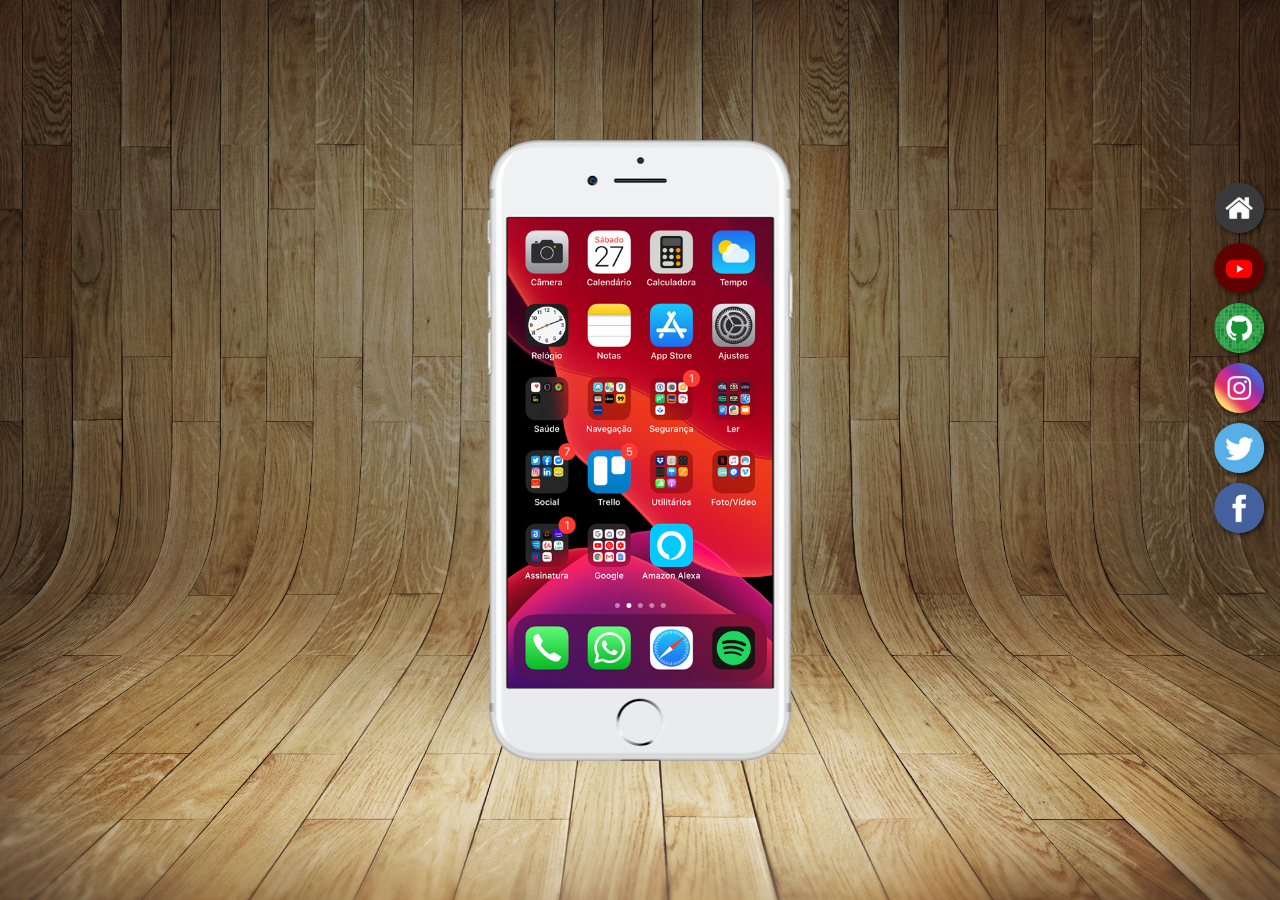
<file: index.html>
<!DOCTYPE html>
<html lang="pt-br">
<head>
    <meta charset="UTF-8">
    <meta name="viewport" content="width=device-width, initial-scale=1.0">
    <title>Projeto Redes Sociais</title>
    <link rel="shortcut icon" href="favicon.ico" type="image/x-icon">
    <link rel="stylesheet" href="estilo/style.css">
</head>
<body>
    <main>
        <section id="telefone">
            <iframe src="home.html" frameborder="0" name="tela" id="tela">
                Seu navegador não é compativel com isso.
            </iframe>

        </section>
        <section id="redes-sociais">
            <a href="home.html" target="tela"><img src="imagens/logo-home.jpg" alt="Home"></a> <br>
            <a href="youtube.html" target="tela"><img src="imagens/logo-youtube.jpg" alt="Youtube"></a> <br>
            <a href="github.html" target="tela"><img src="imagens/logo-github.jpg" alt="Github"></a> <br>
            <a href="instagram.html" target="tela"><img src="imagens/logo-instagram.jpg" alt="Instagram"></a> <br>
            <a href="twitter.html" target="tela"><img src="imagens/logo-twitter.jpg" alt="Twitter"></a> <br>
            <a href="facebook.html" target="tela"><img src="imagens/logo-facebook.jpg" alt="Facebook"></a> <br>
            
        </section>
    </main>
</body>
</html>
</file>
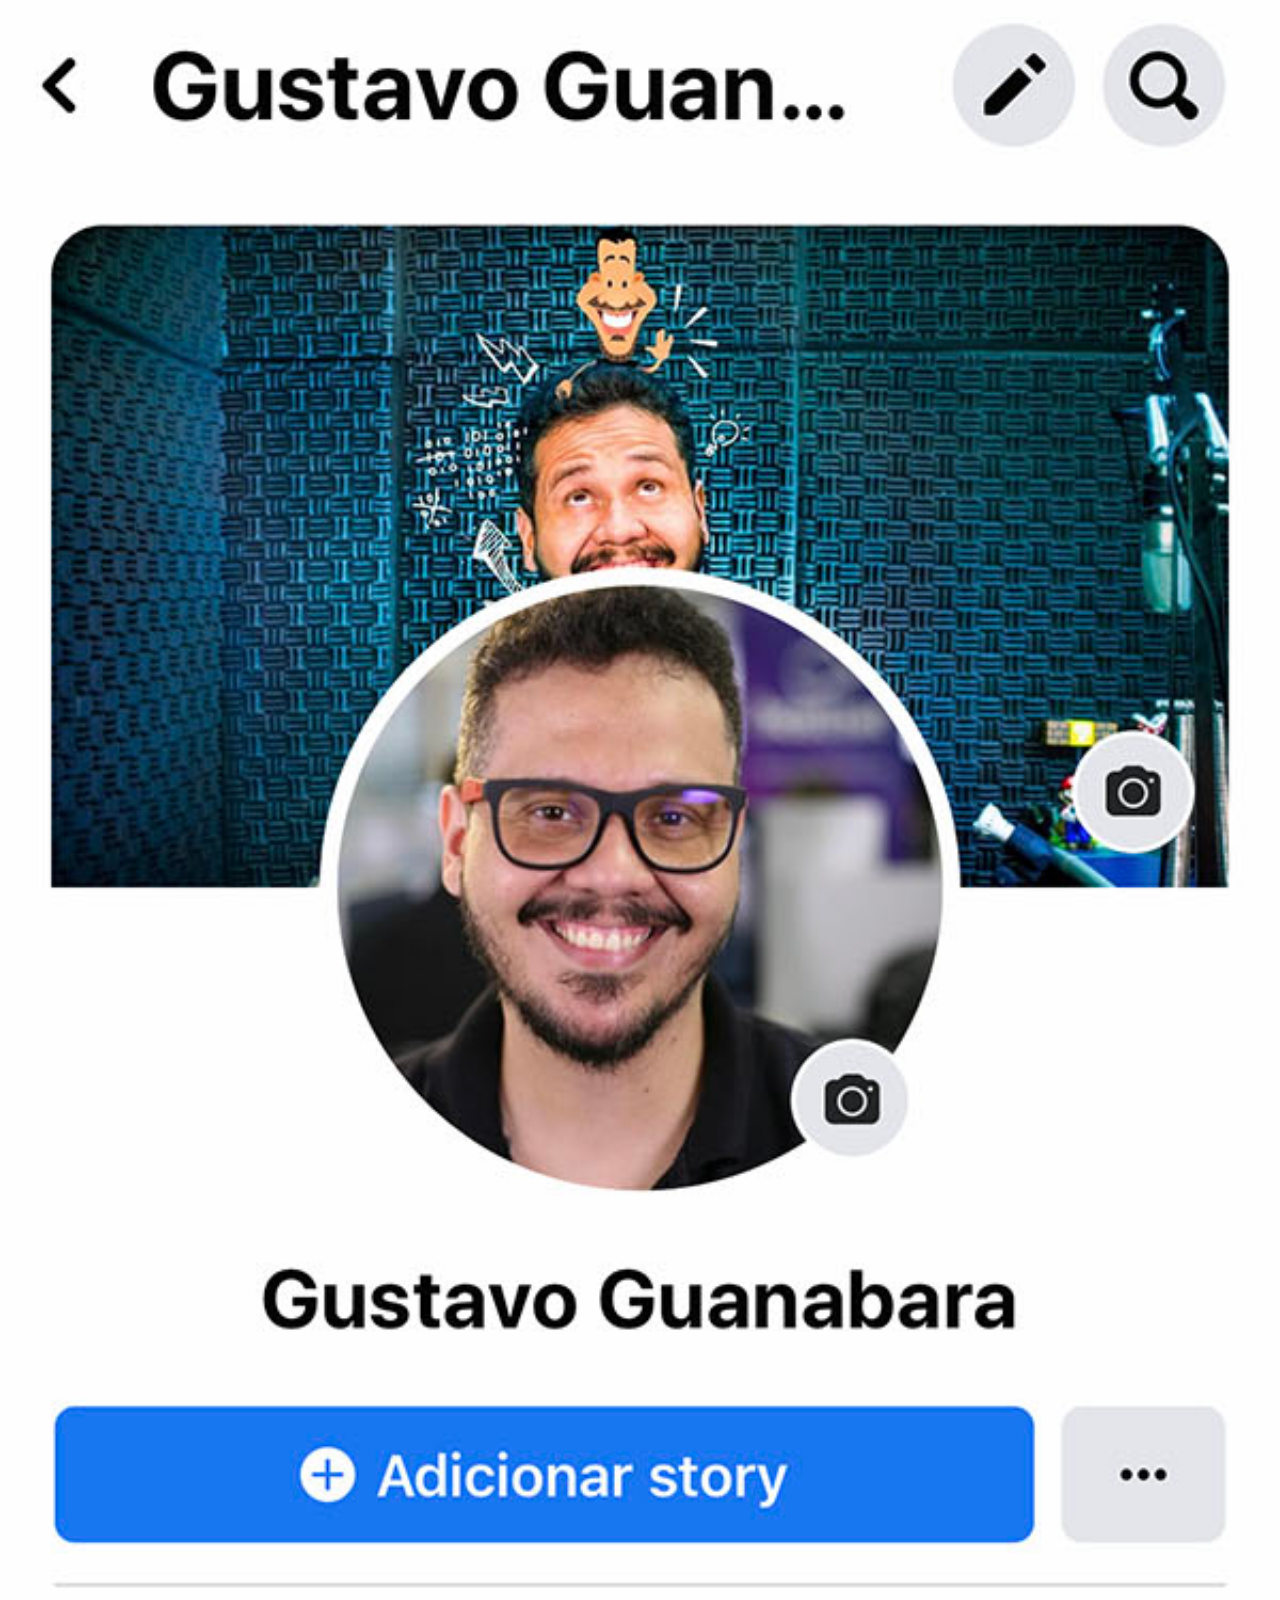
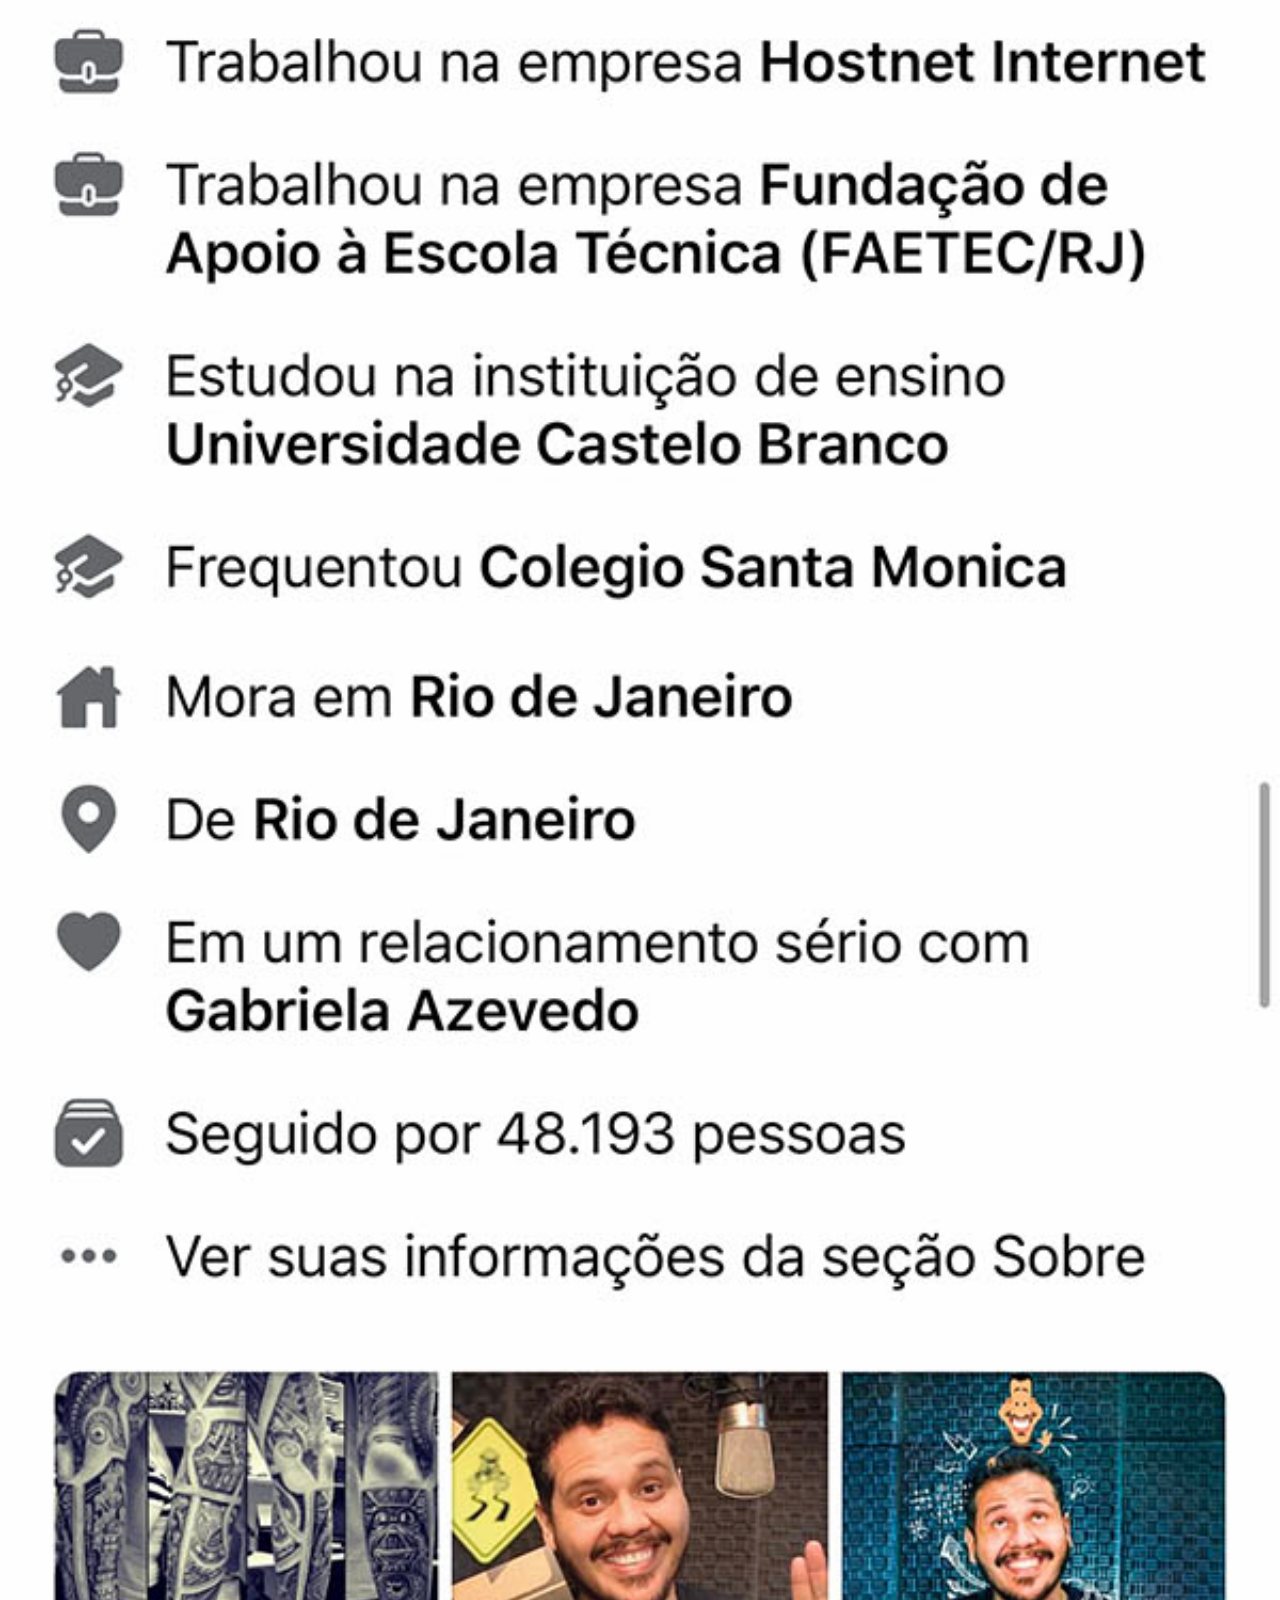
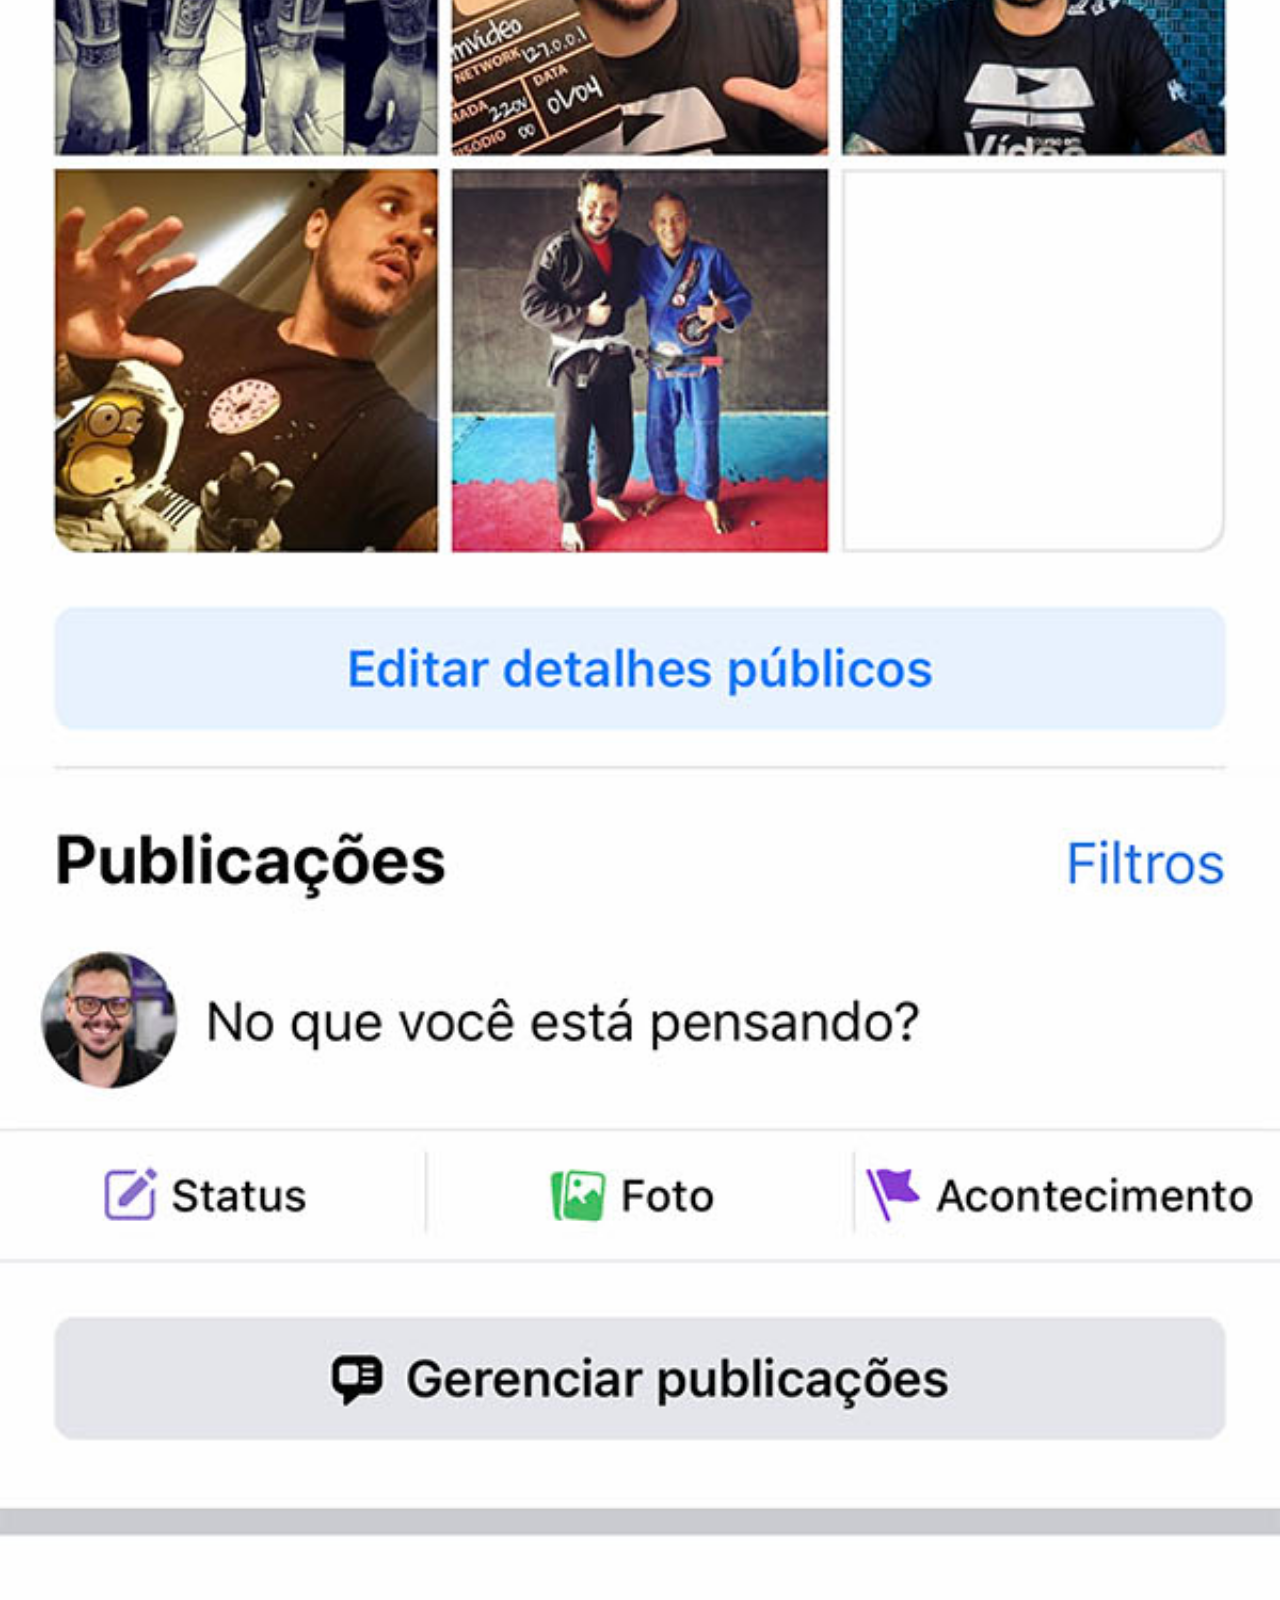
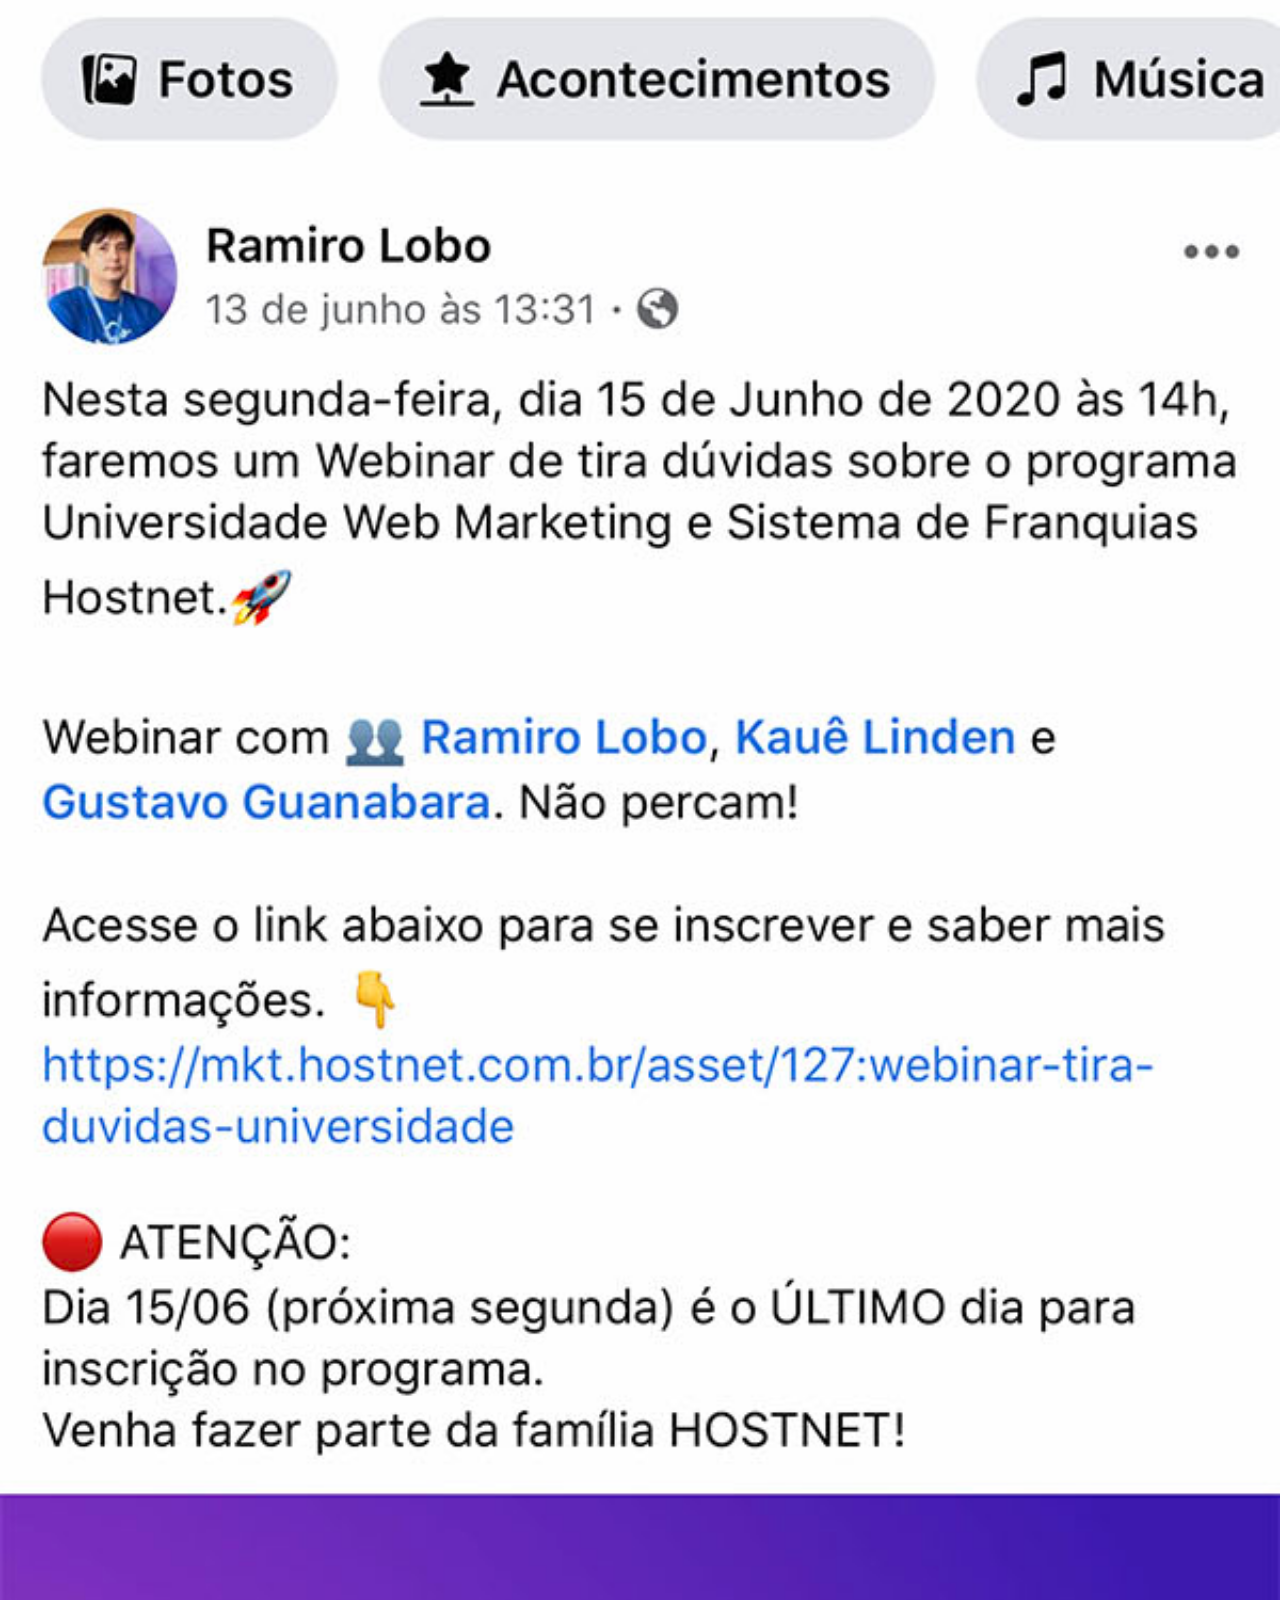
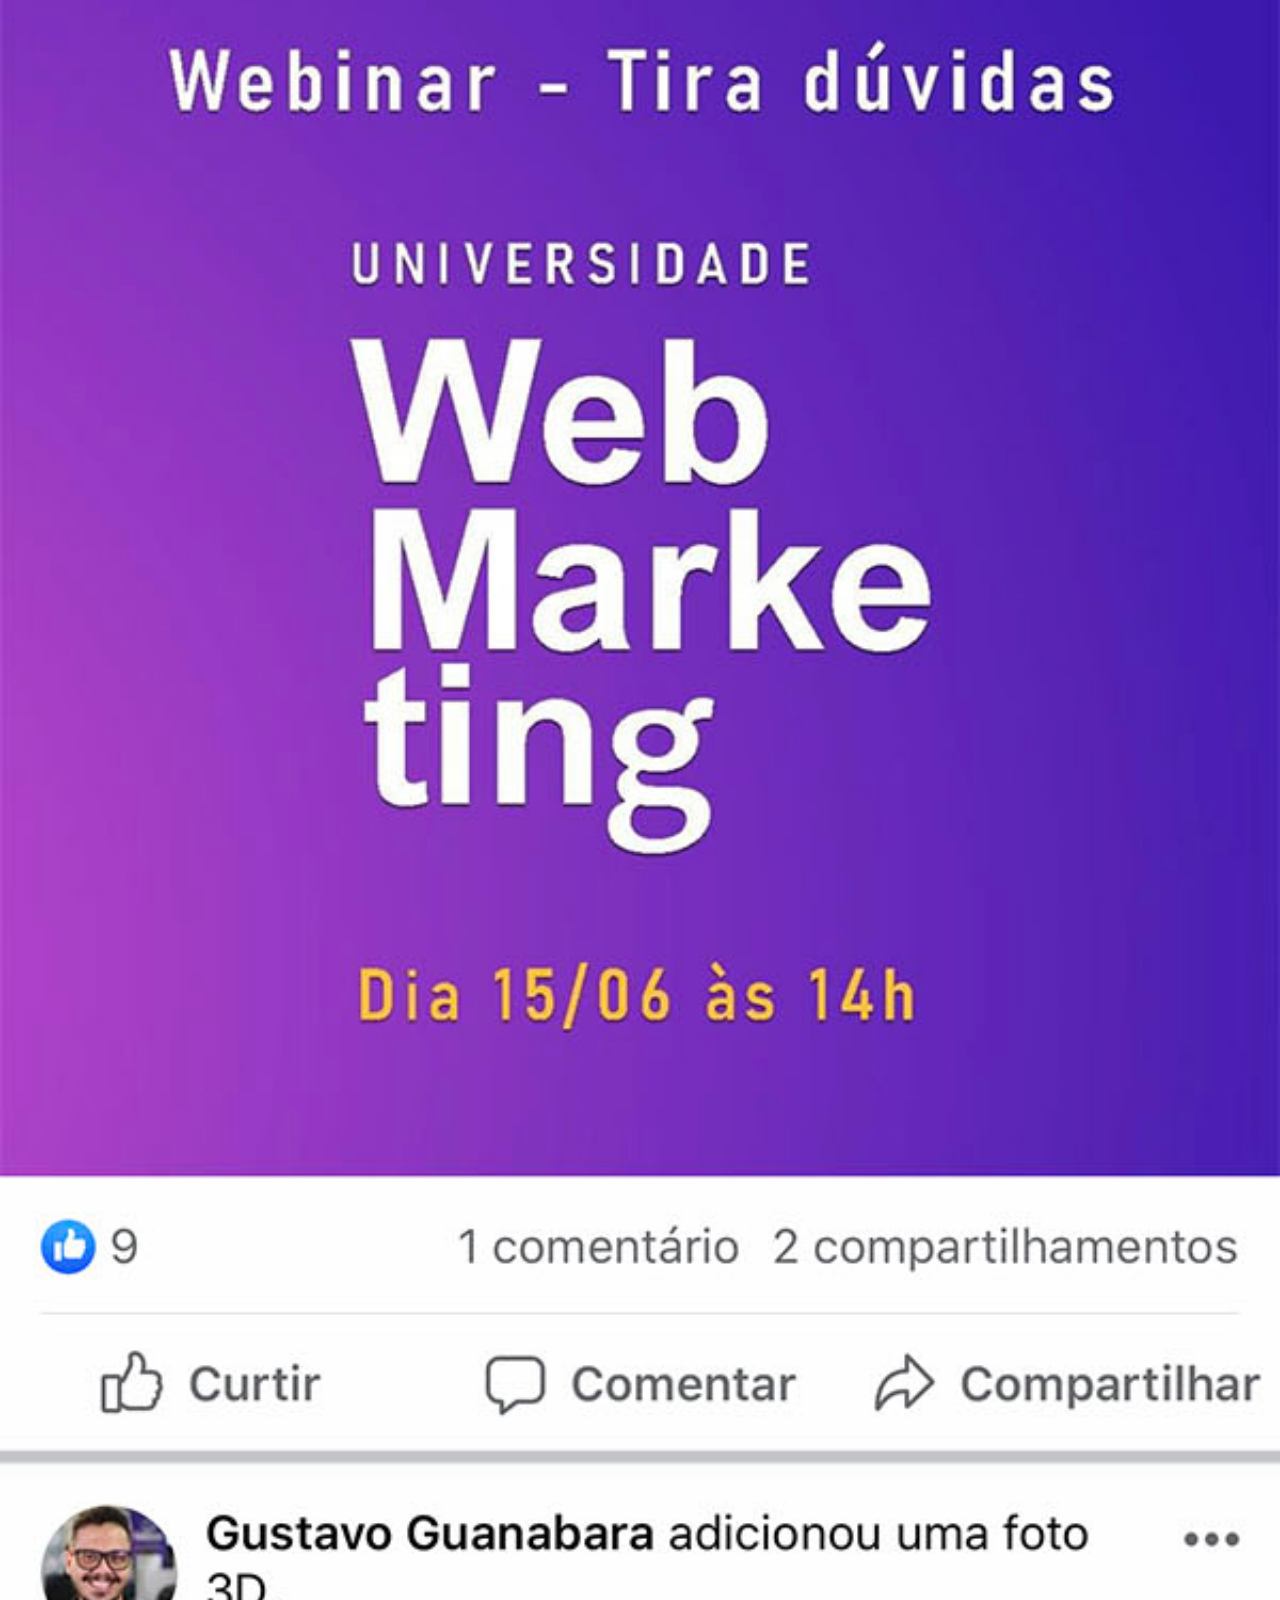
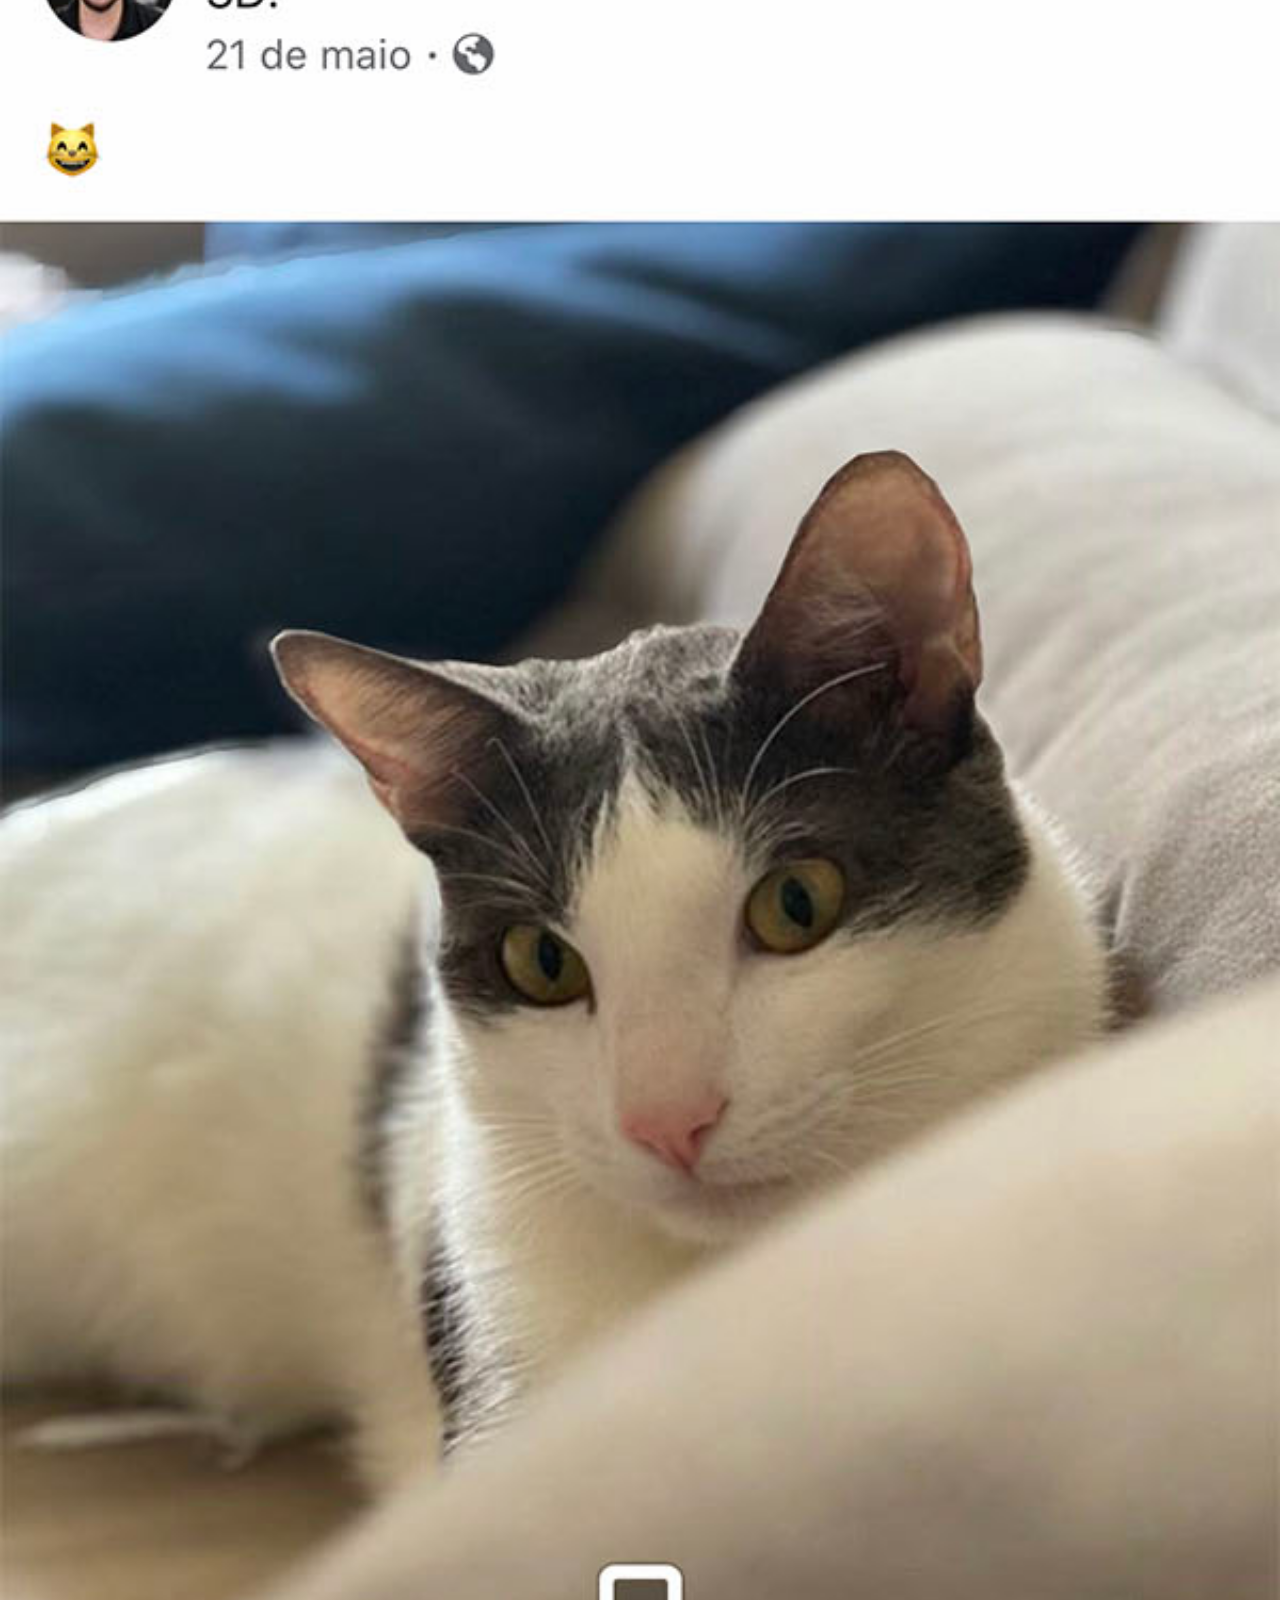
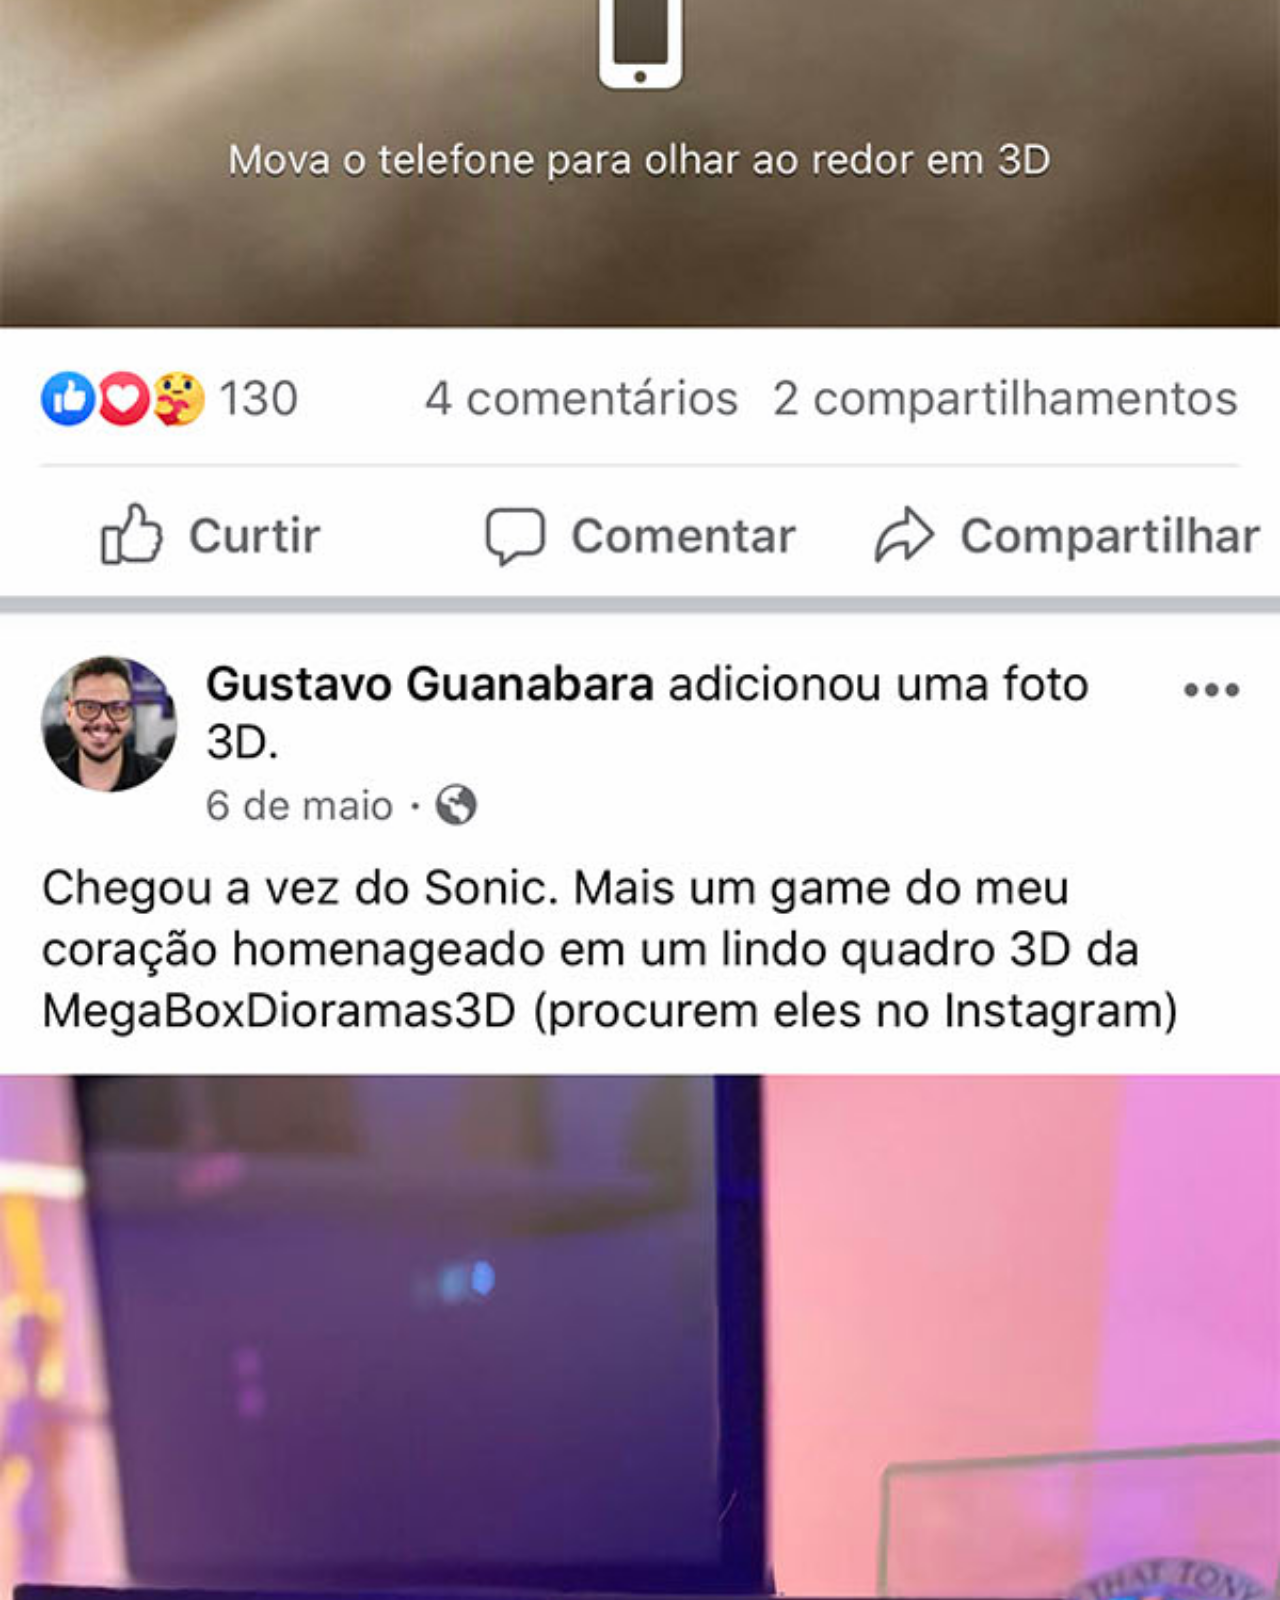
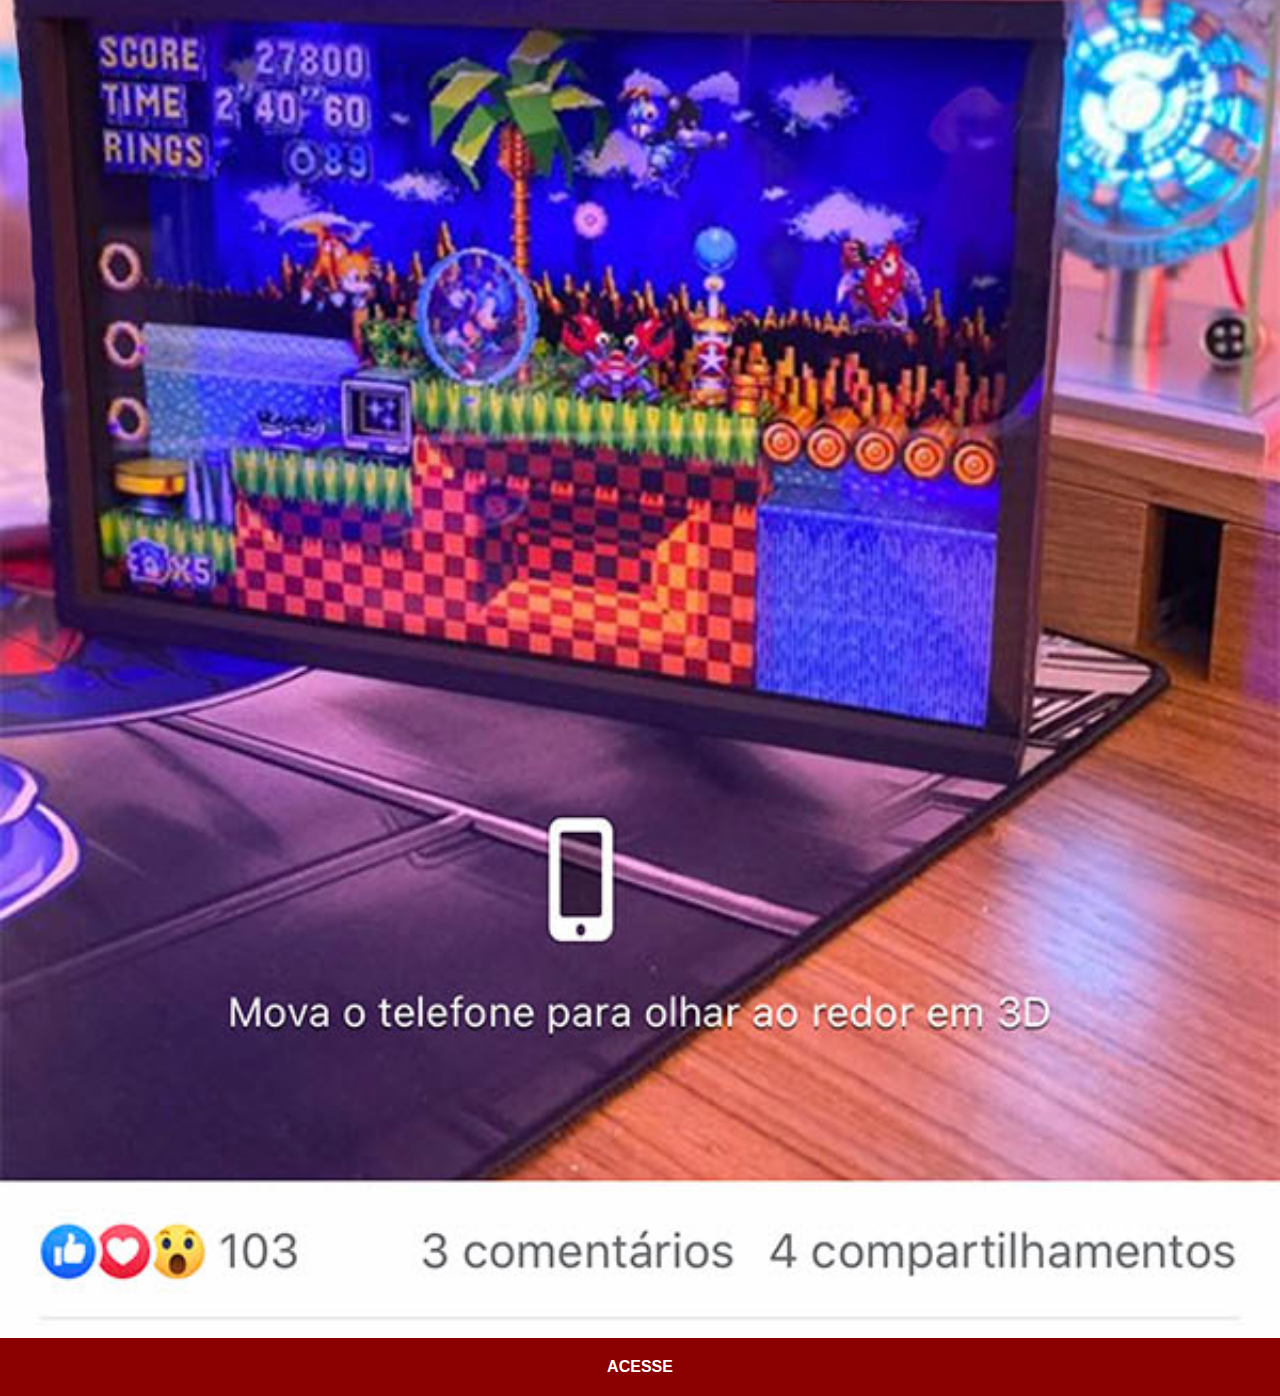
<file: facebook.html>
<!DOCTYPE html>
<html lang="pt-br">
<head>
    <meta charset="UTF-8">
    <meta name="viewport" content="width=device-width, initial-scale=1.0">
    <title>Facebook</title>
    <link rel="stylesheet" href="estilo/social.css">
</head>
<body>
    <img src="imagens/tela-facebook.jpg" alt="Facebook">
    <a href="https://facebook.com/gustavoguanabara" target="_blank">ACESSE</a>
</body>
</html>
</file>
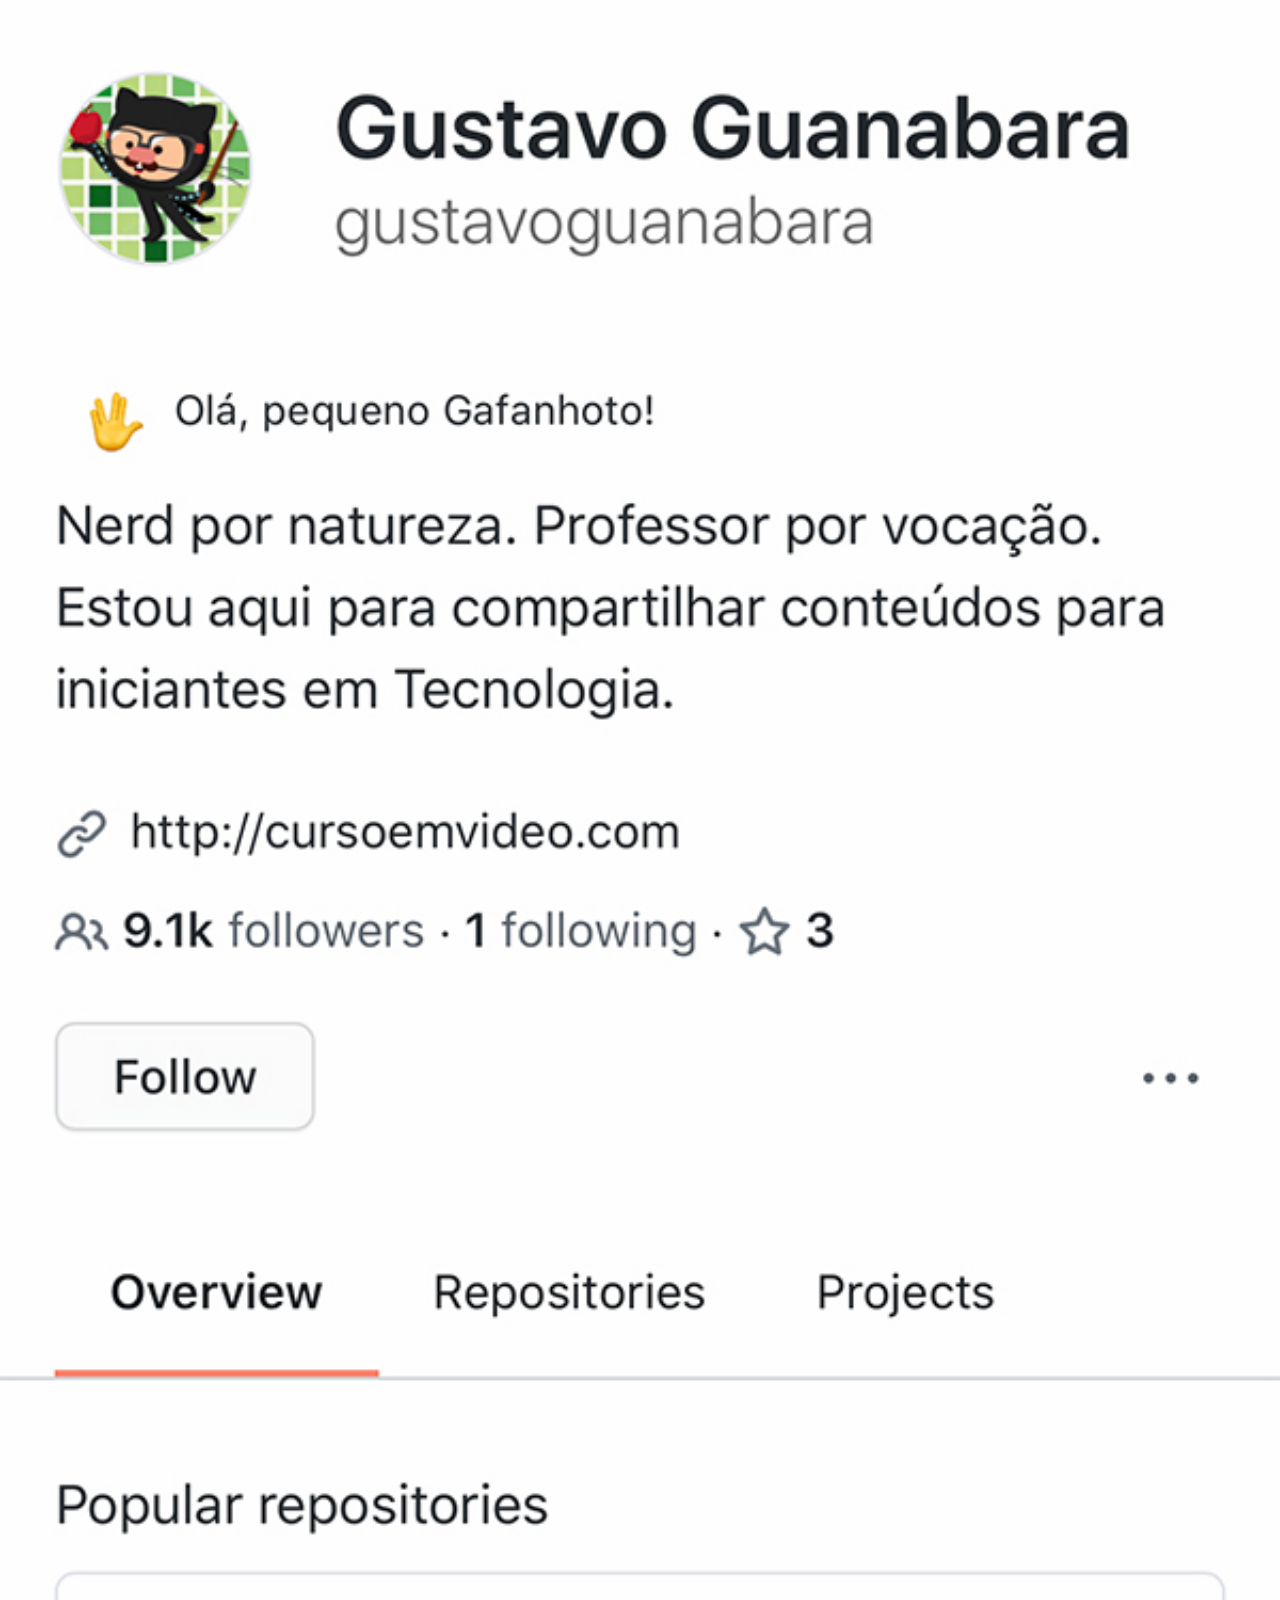
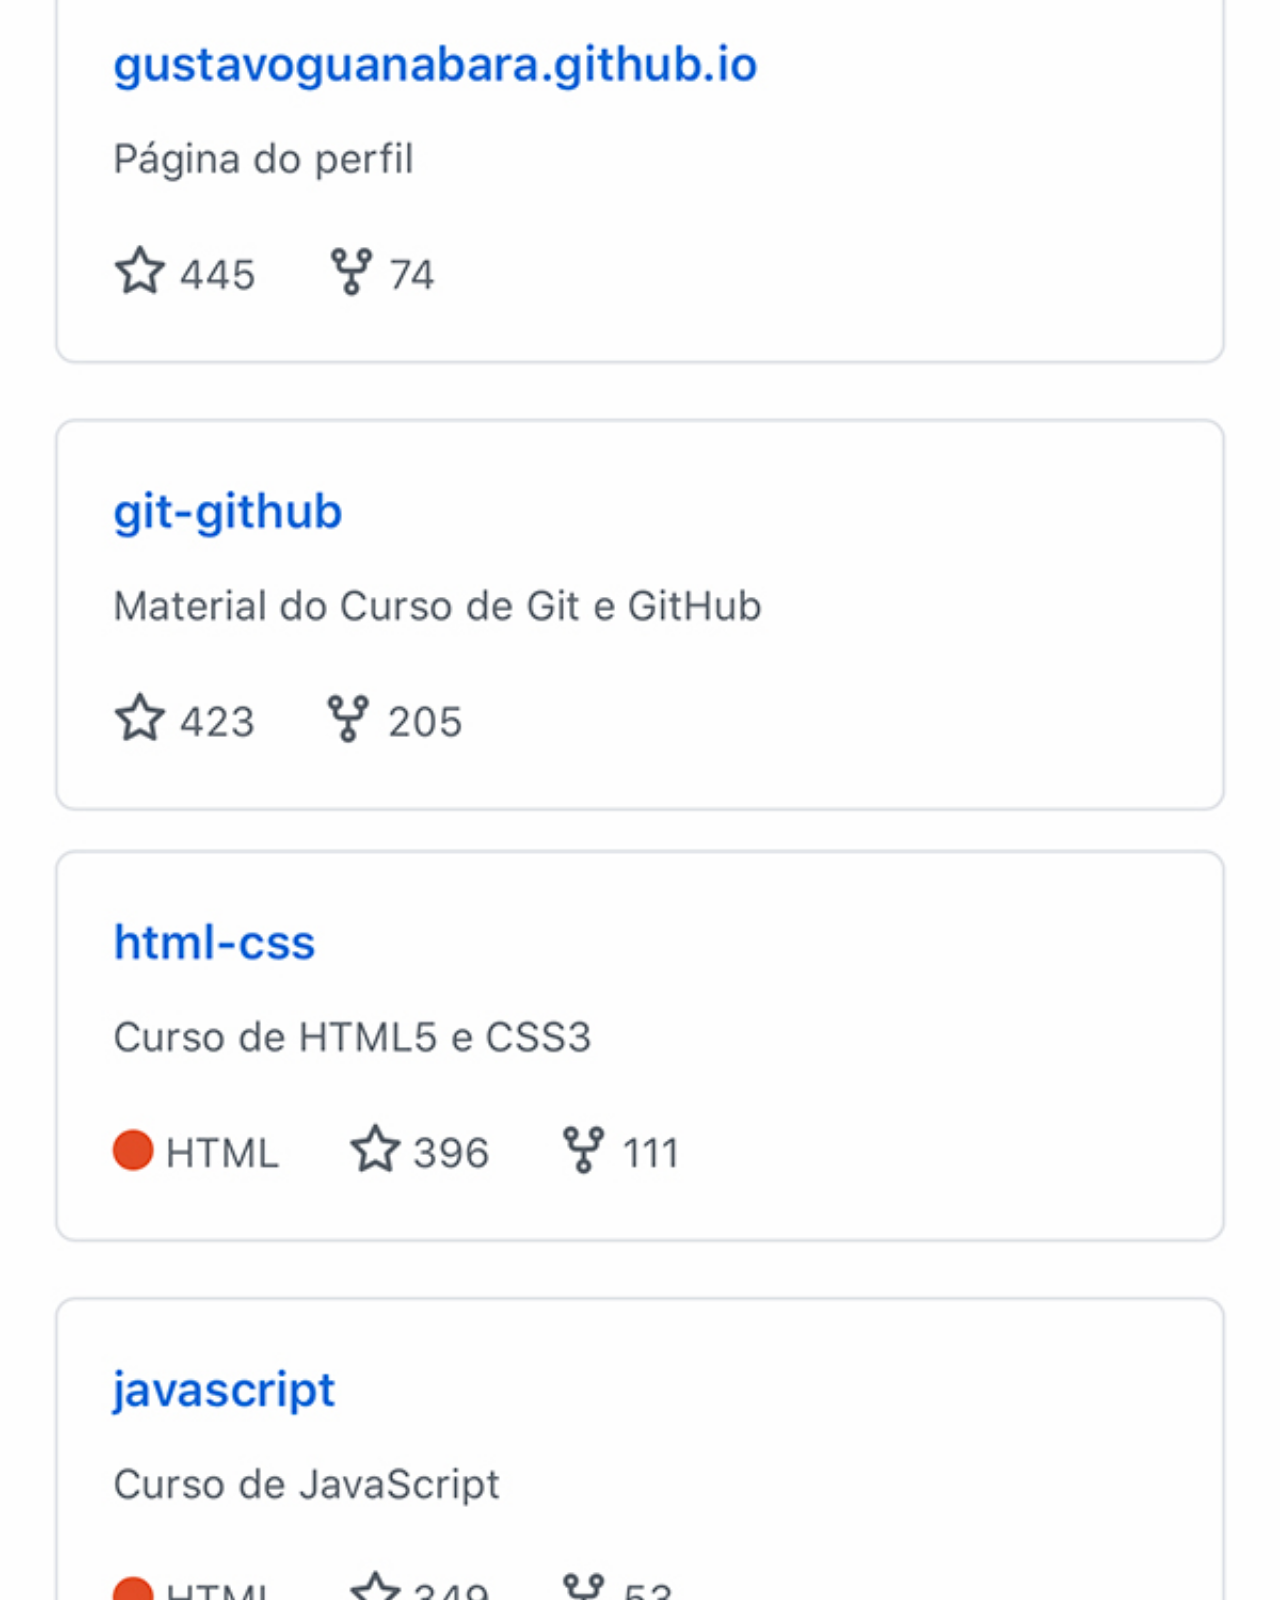
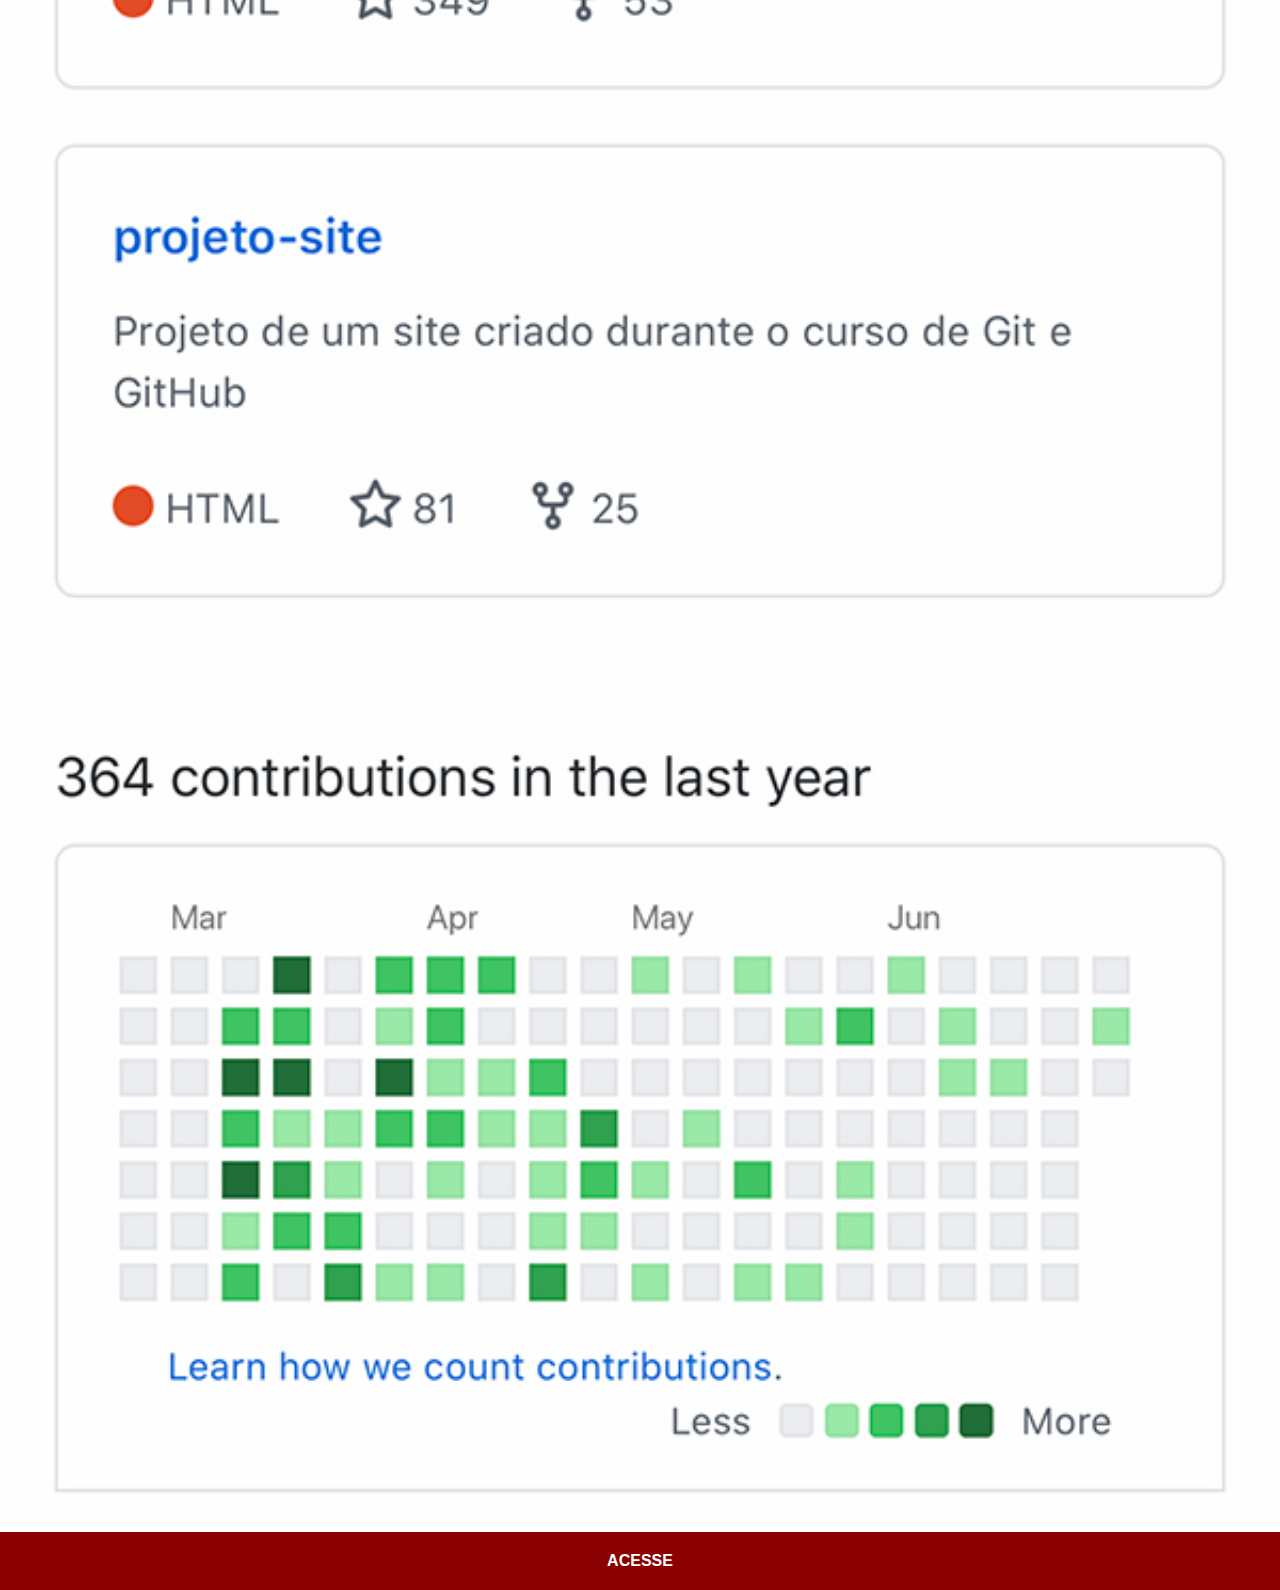
<file: github.html>
<!DOCTYPE html>
<html lang="pt-br">
<head>
    <meta charset="UTF-8">
    <meta name="viewport" content="width=device-width, initial-scale=1.0">
    <title>Github</title>
    <link rel="stylesheet" href="estilo/social.css">
</head>
<body>
    <img src="imagens/tela-github.jpg" alt="github">
    <a href="https://gustavoguanabara.github.io" target="_blank">ACESSE</a>
</body>
</html>
</file>
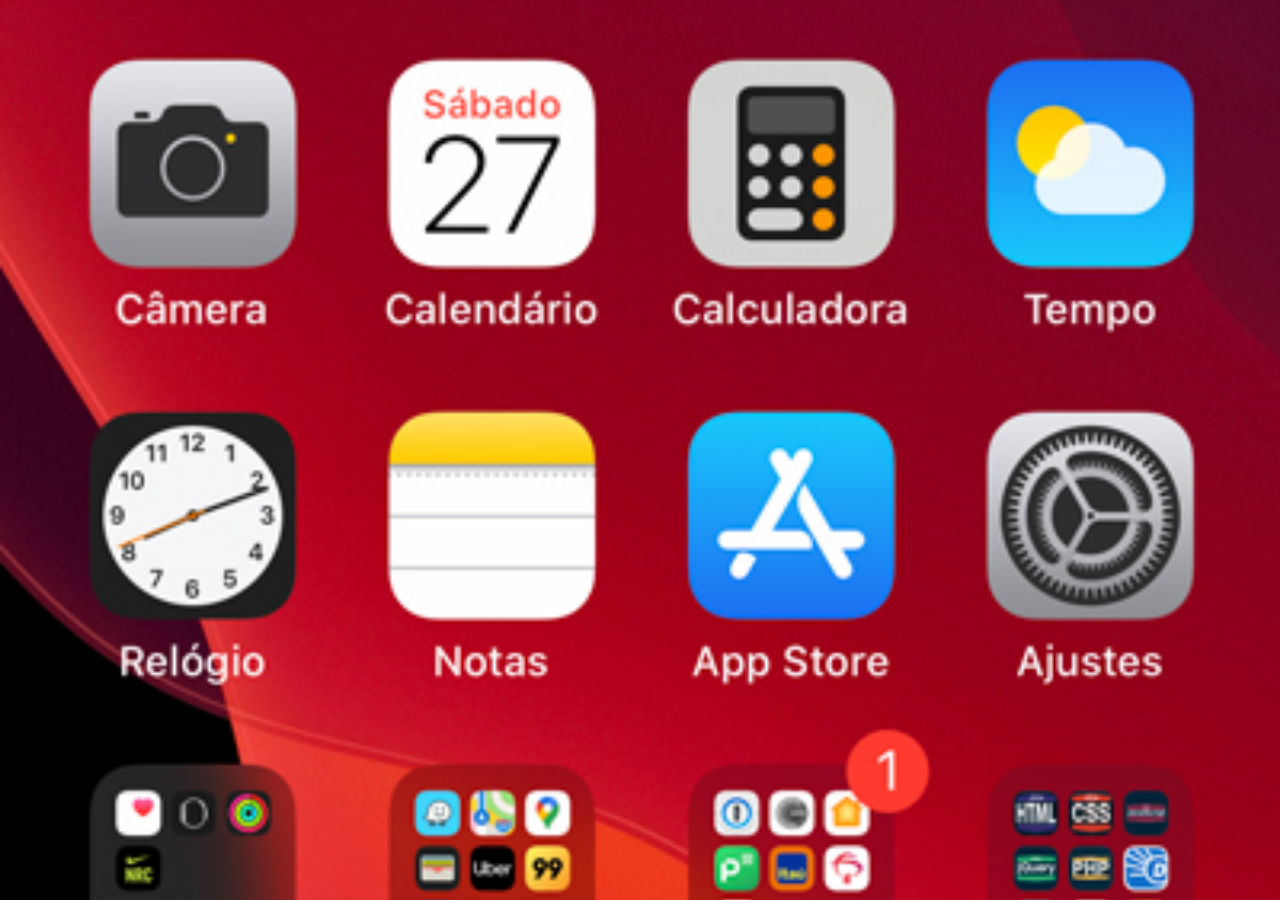
<file: home.html>
<!DOCTYPE html>
<html lang="pt-br">
<head>
    <meta charset="UTF-8">
    <meta name="viewport" content="width=device-width, initial-scale=1.0">
    <title>Home</title>
    <style>

        * {
            margin: 0px;
            padding: 0px;
        }
        body {
            height: 100vh;
            width: 100vw;
            background: url(imagens/tela-home.jpg) no-repeat top center;
            background-color: black;
            background-size: cover;
            
        }

    </style>
</head>
<body>
    
</body>
</html>
</file>
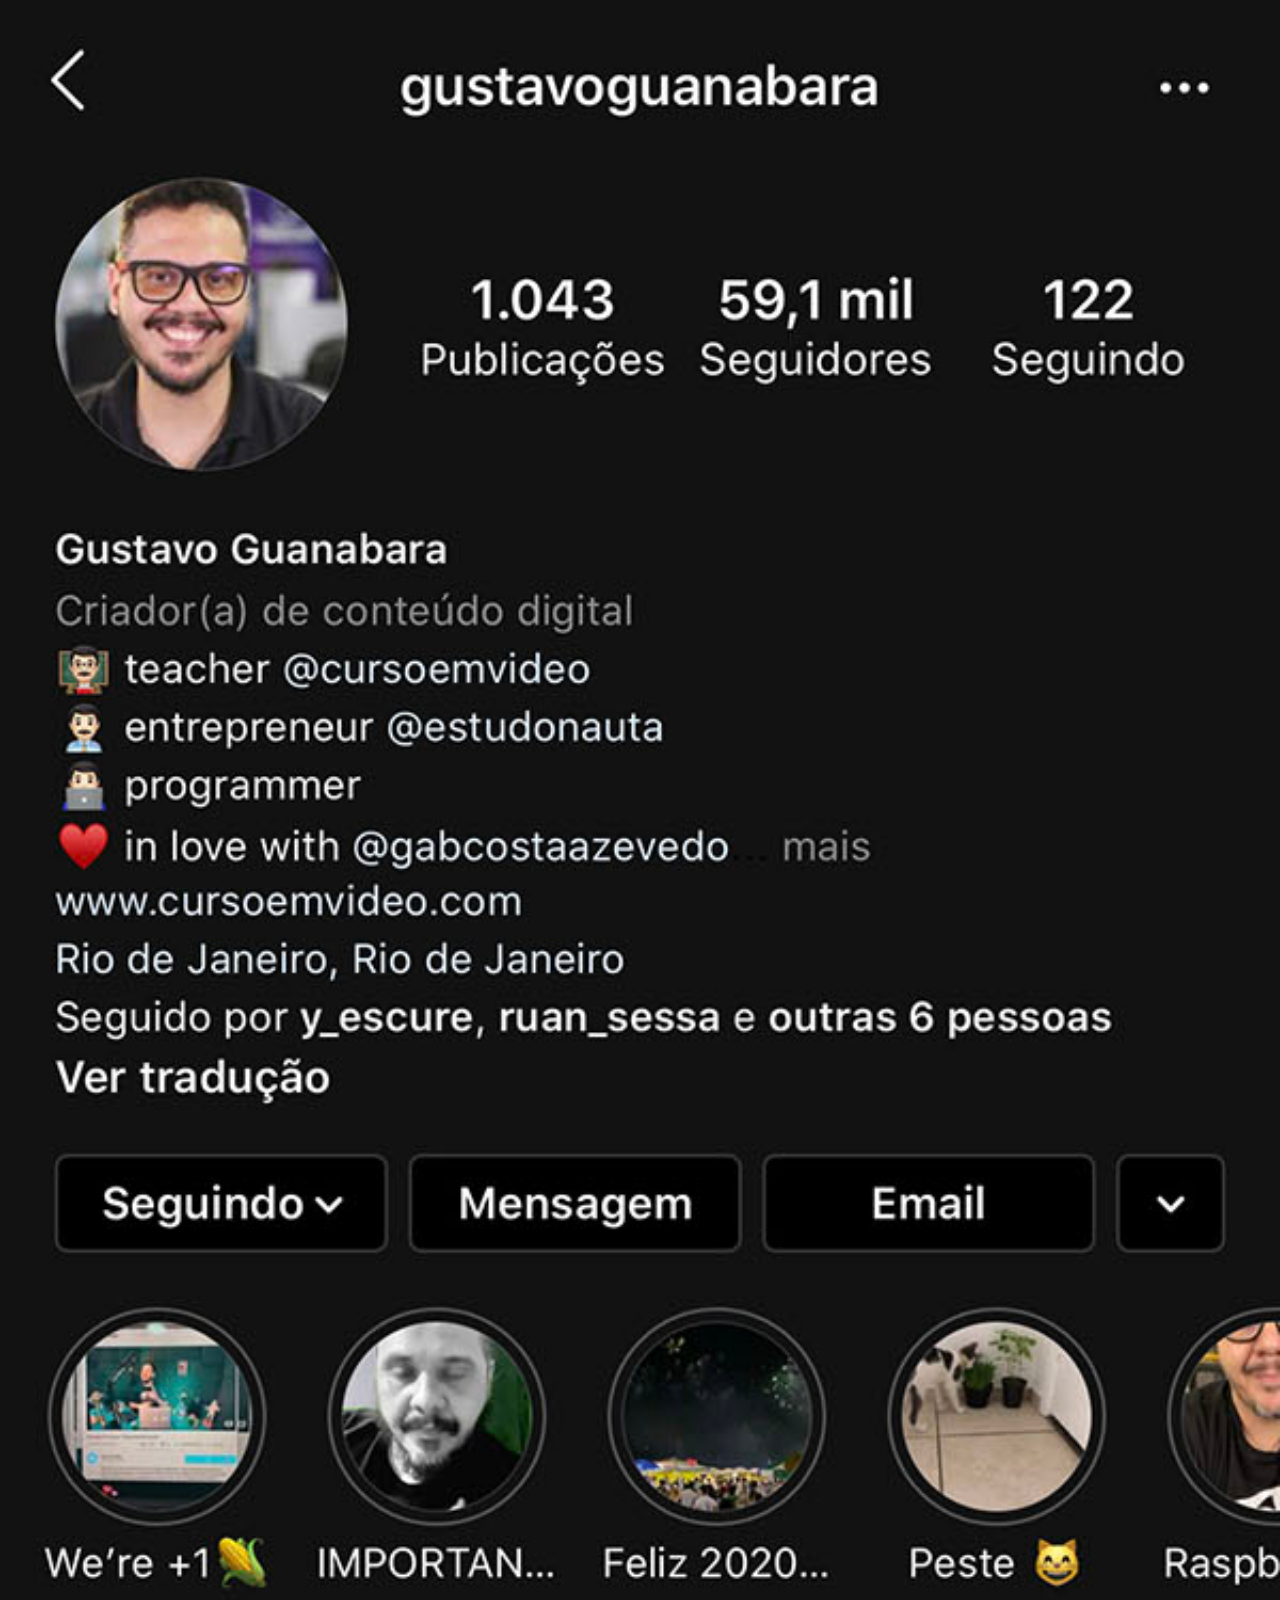
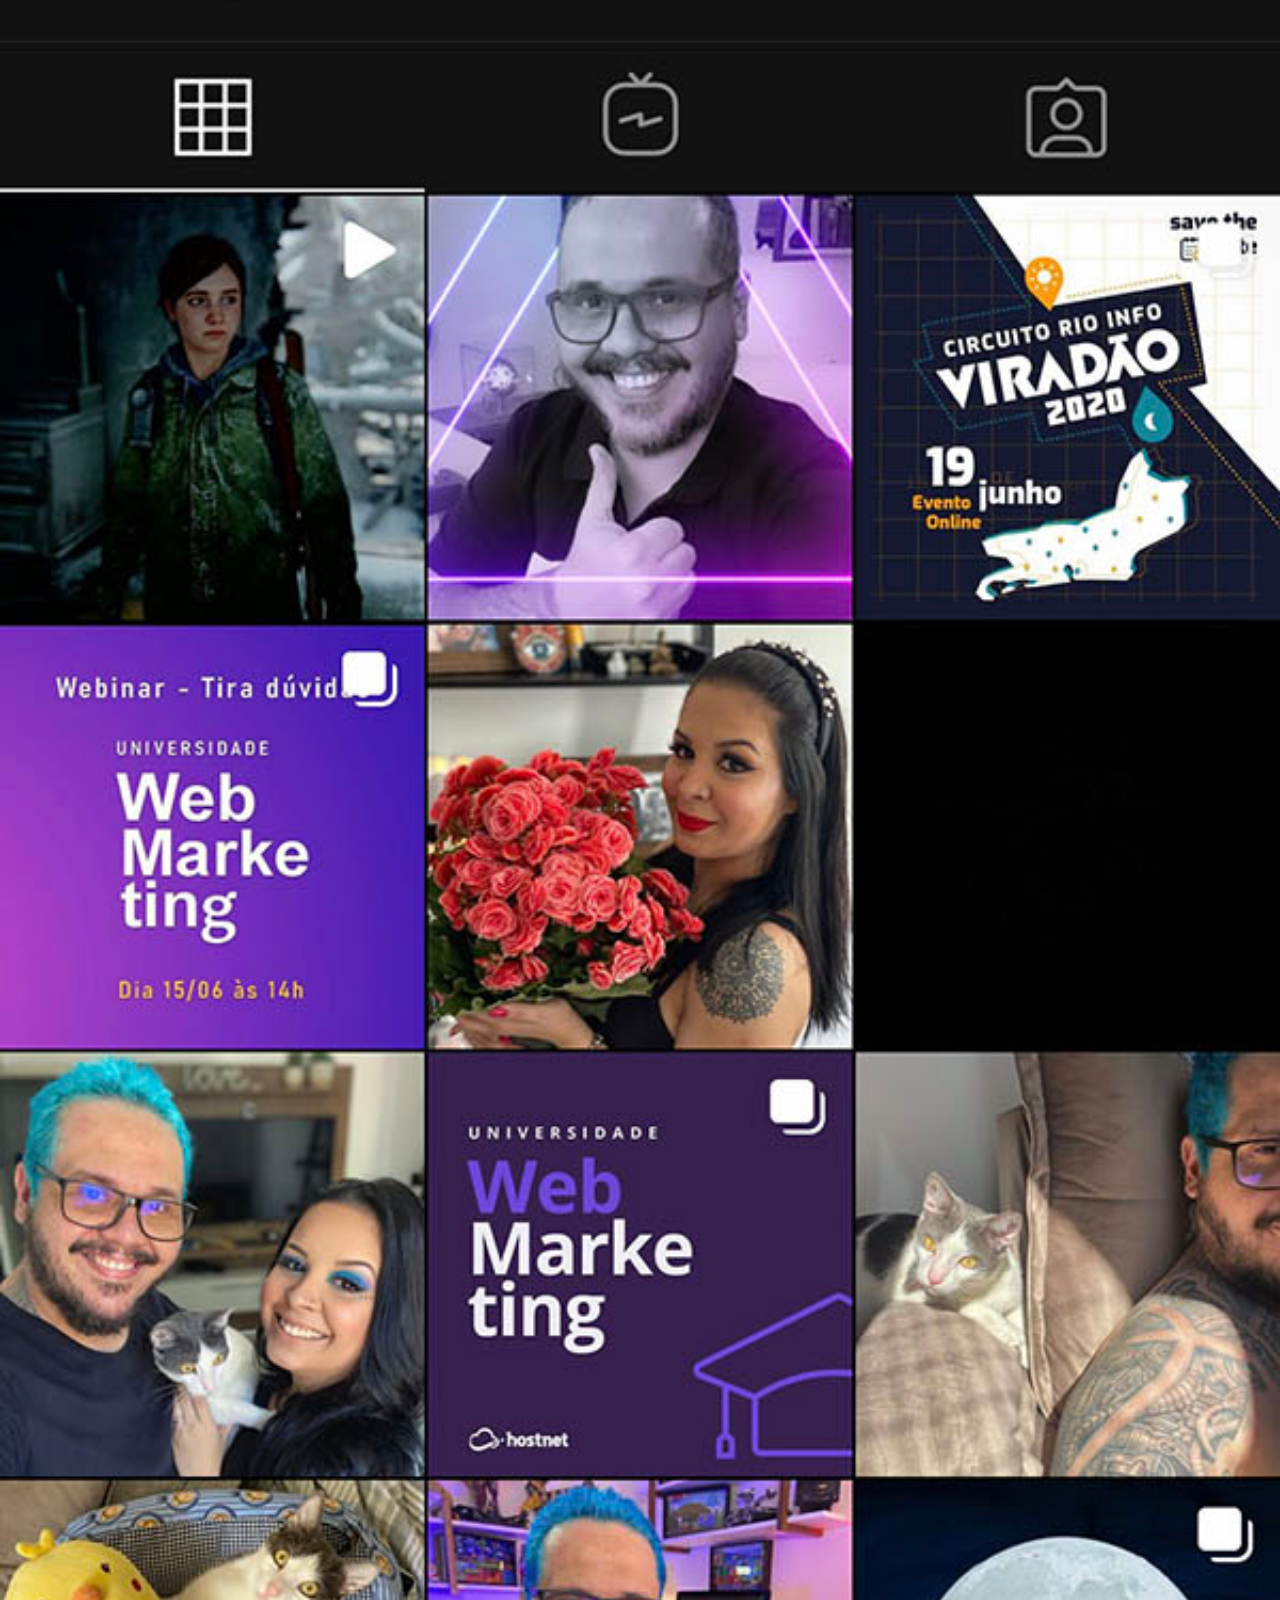
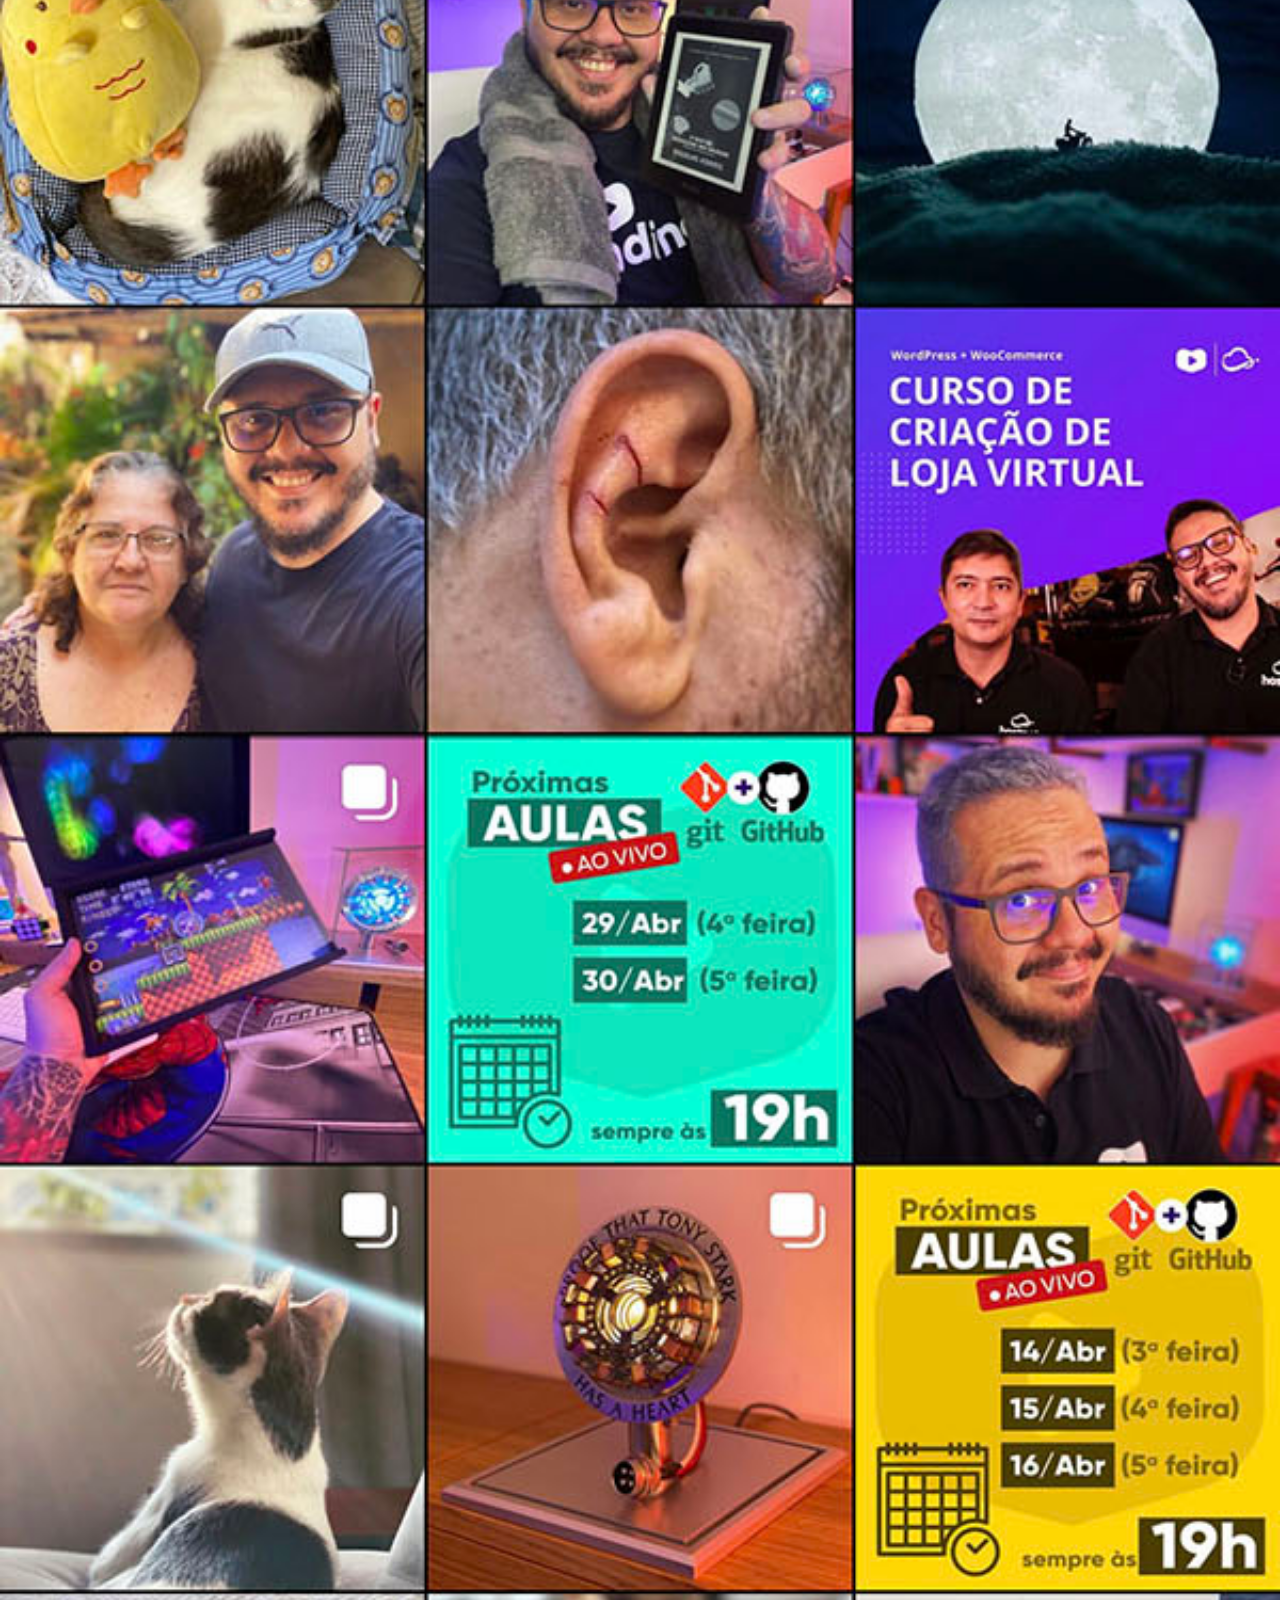
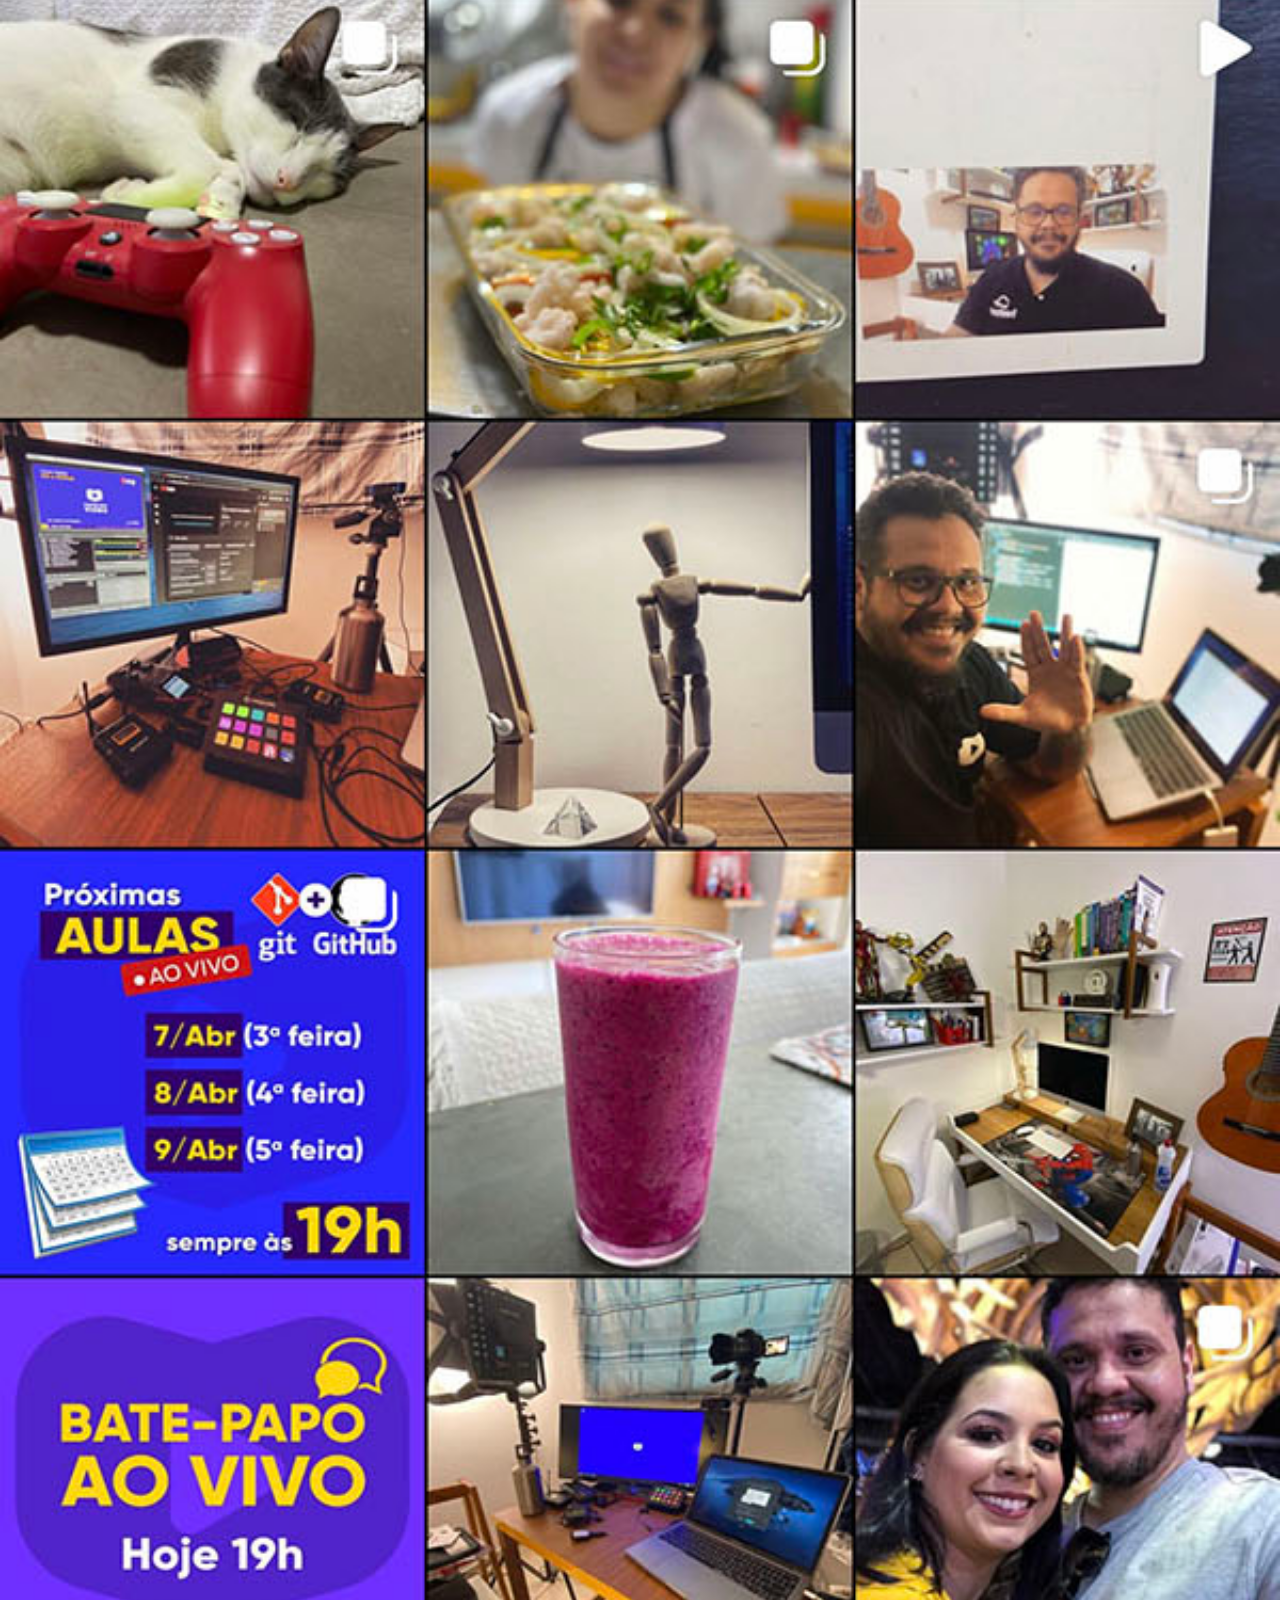
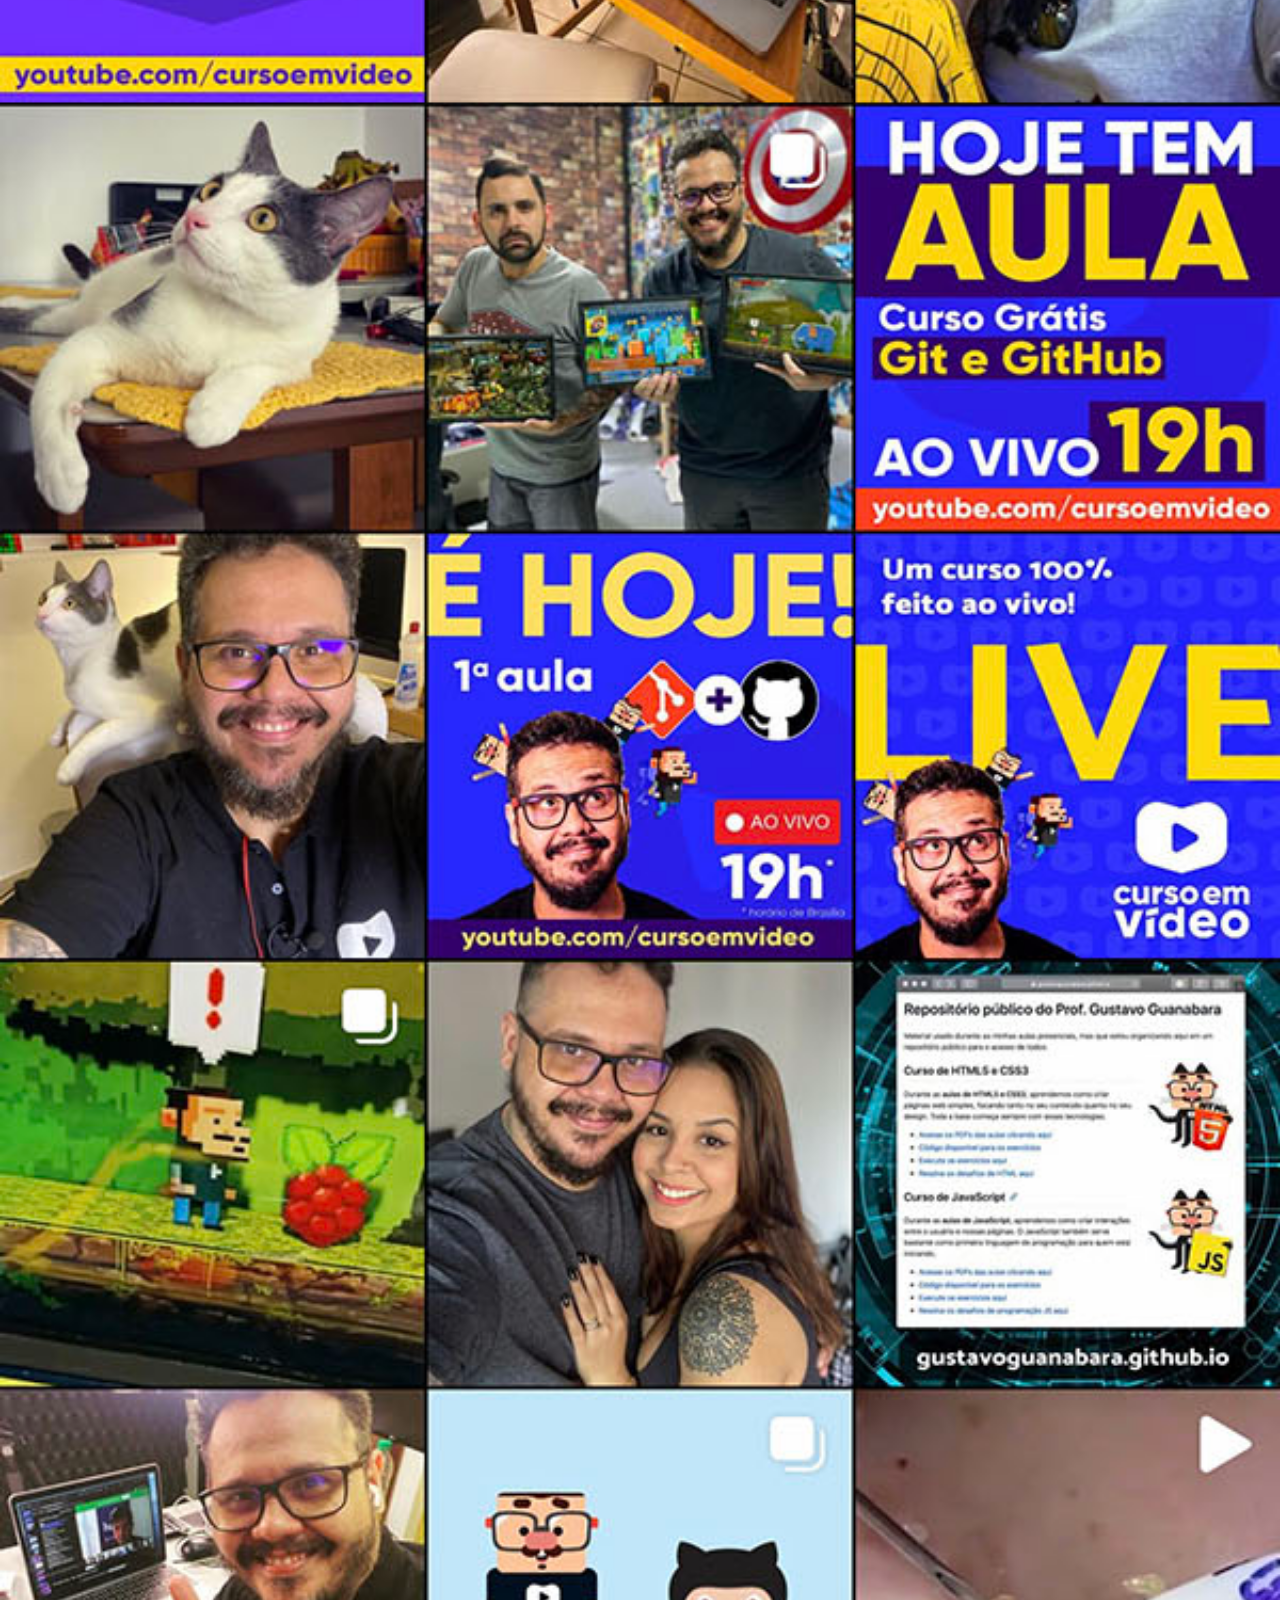
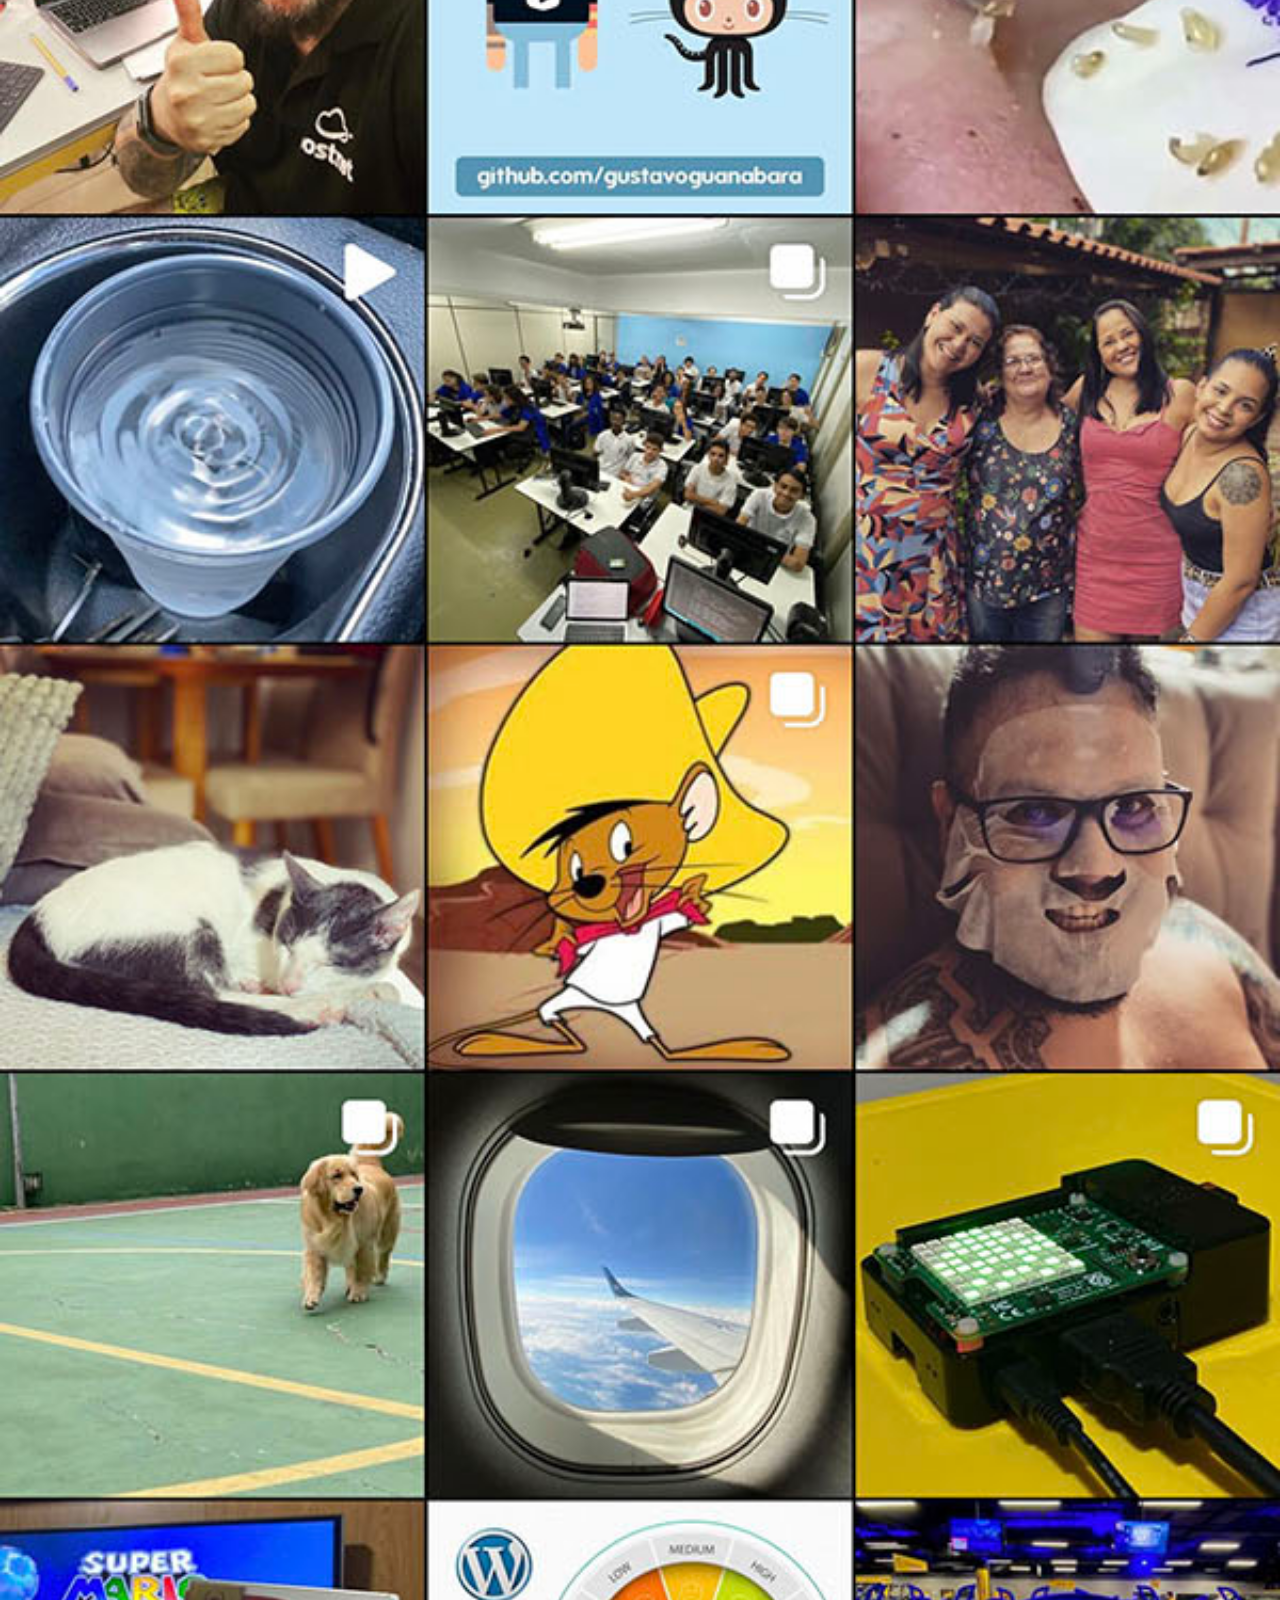
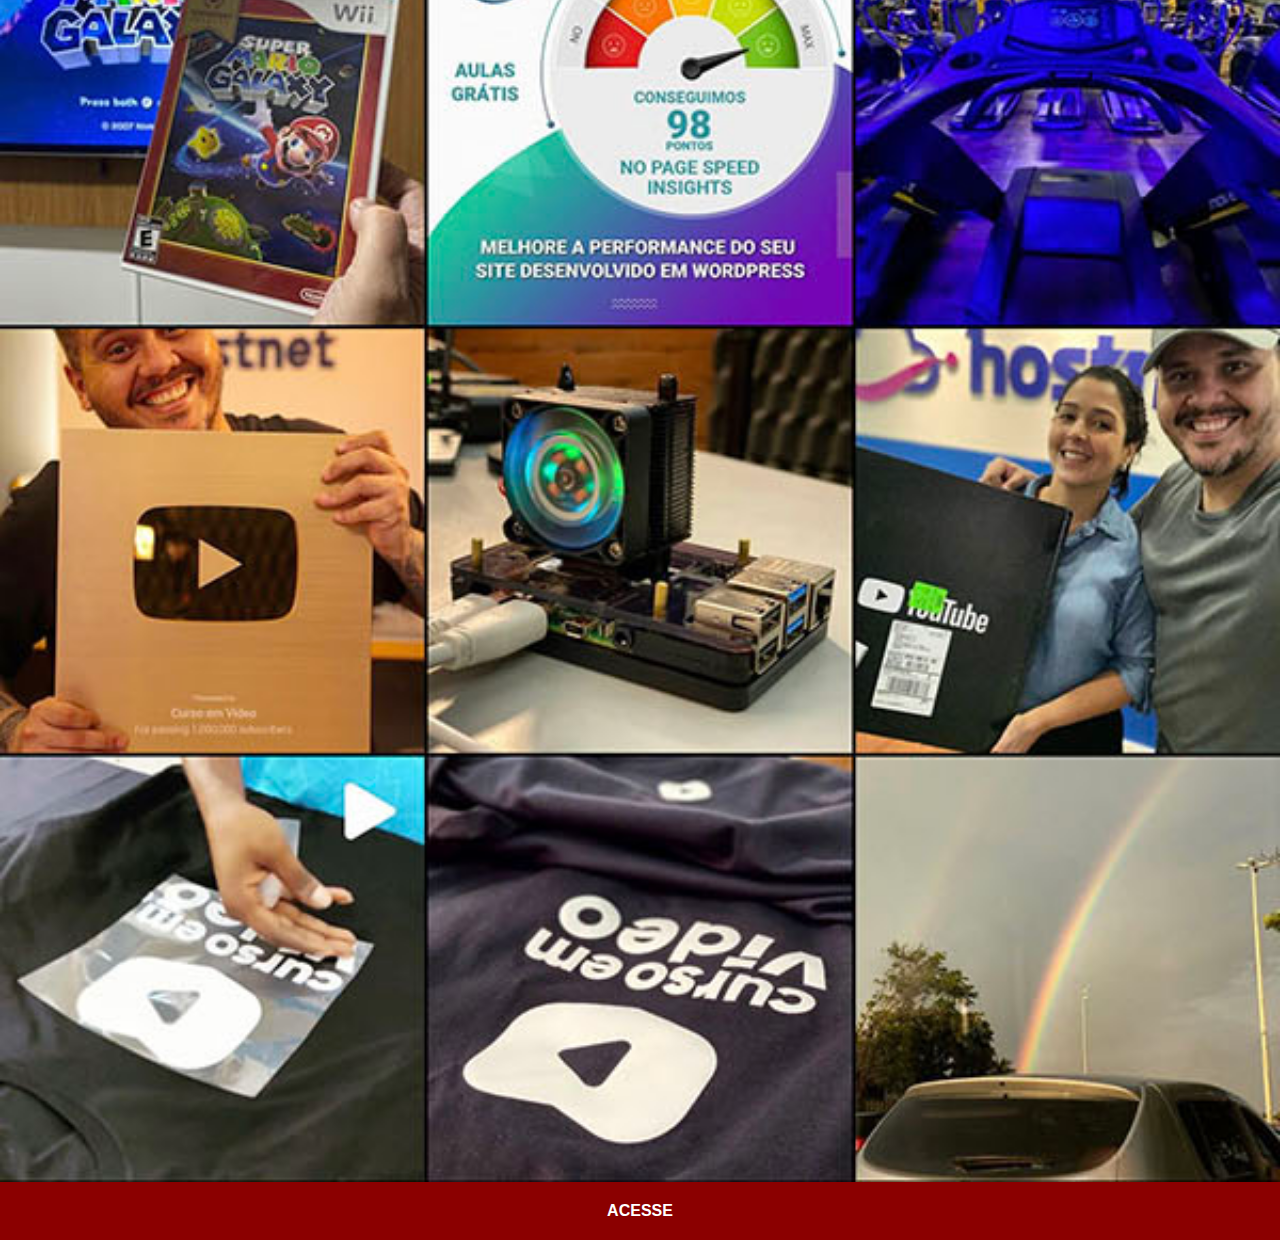
<file: instagram.html>
<!DOCTYPE html>
<html lang="pt-br">
<head>
    <meta charset="UTF-8">
    <meta name="viewport" content="width=device-width, initial-scale=1.0">
    <title>Instagram</title>
    <link rel="stylesheet" href="estilo/social.css">
</head>
<body>
    <img src="imagens/tela-instagram.jpg" alt="Instagram">
    <a href="https://instagram.com/gustavoguanabara" target="_blank">ACESSE</a>
</body>
</html>
</file>
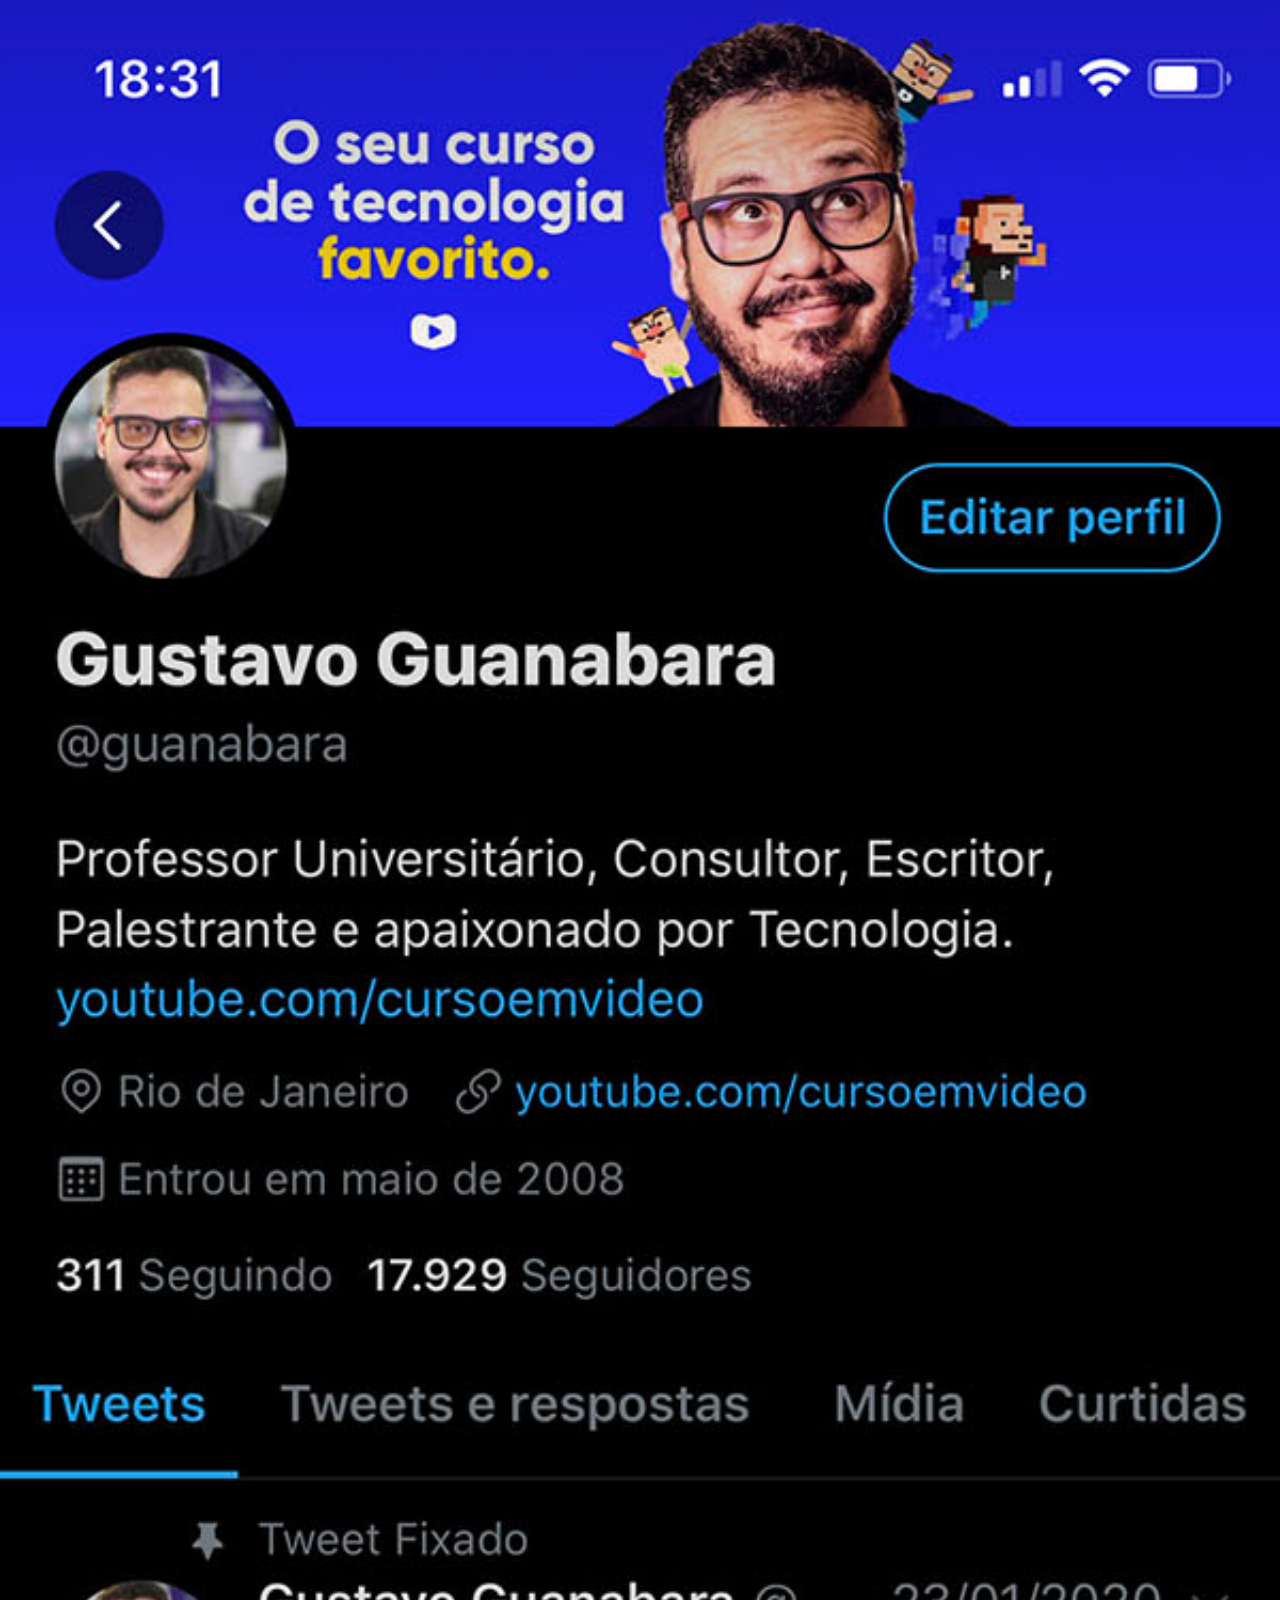
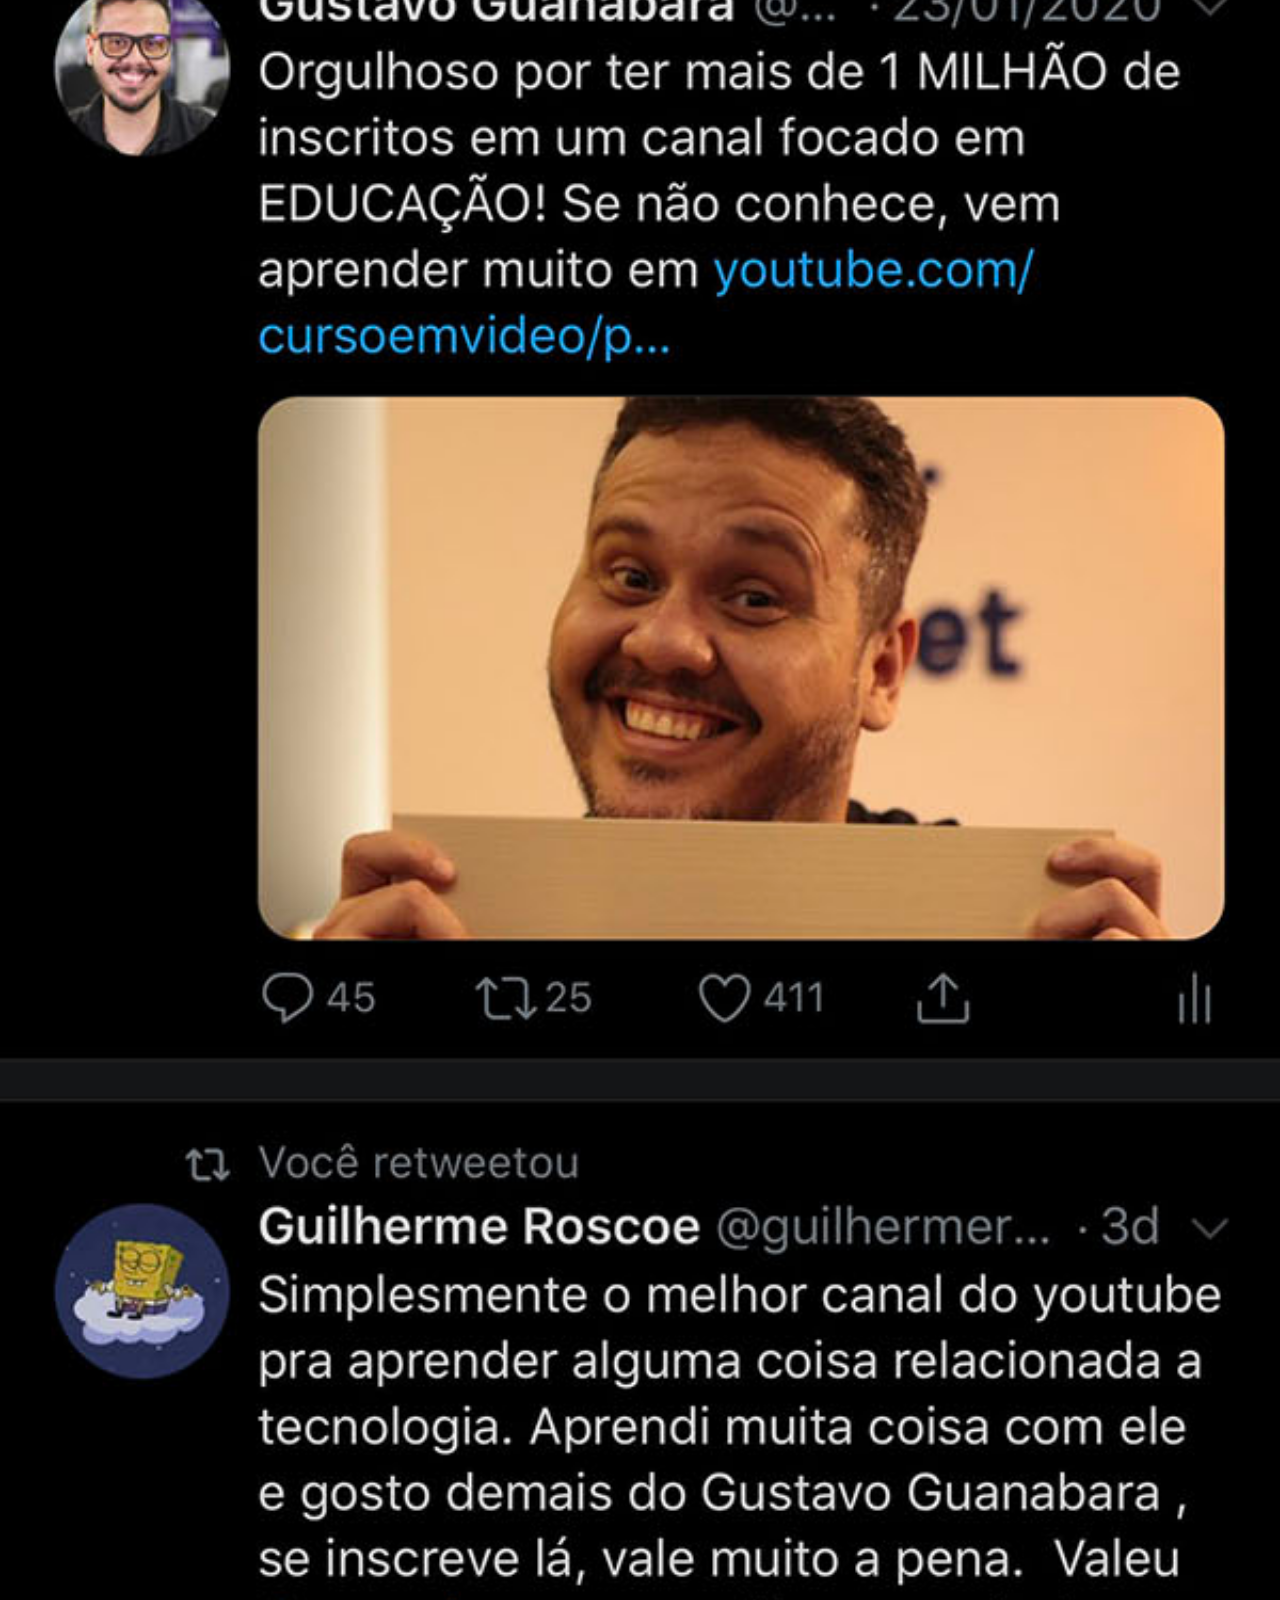
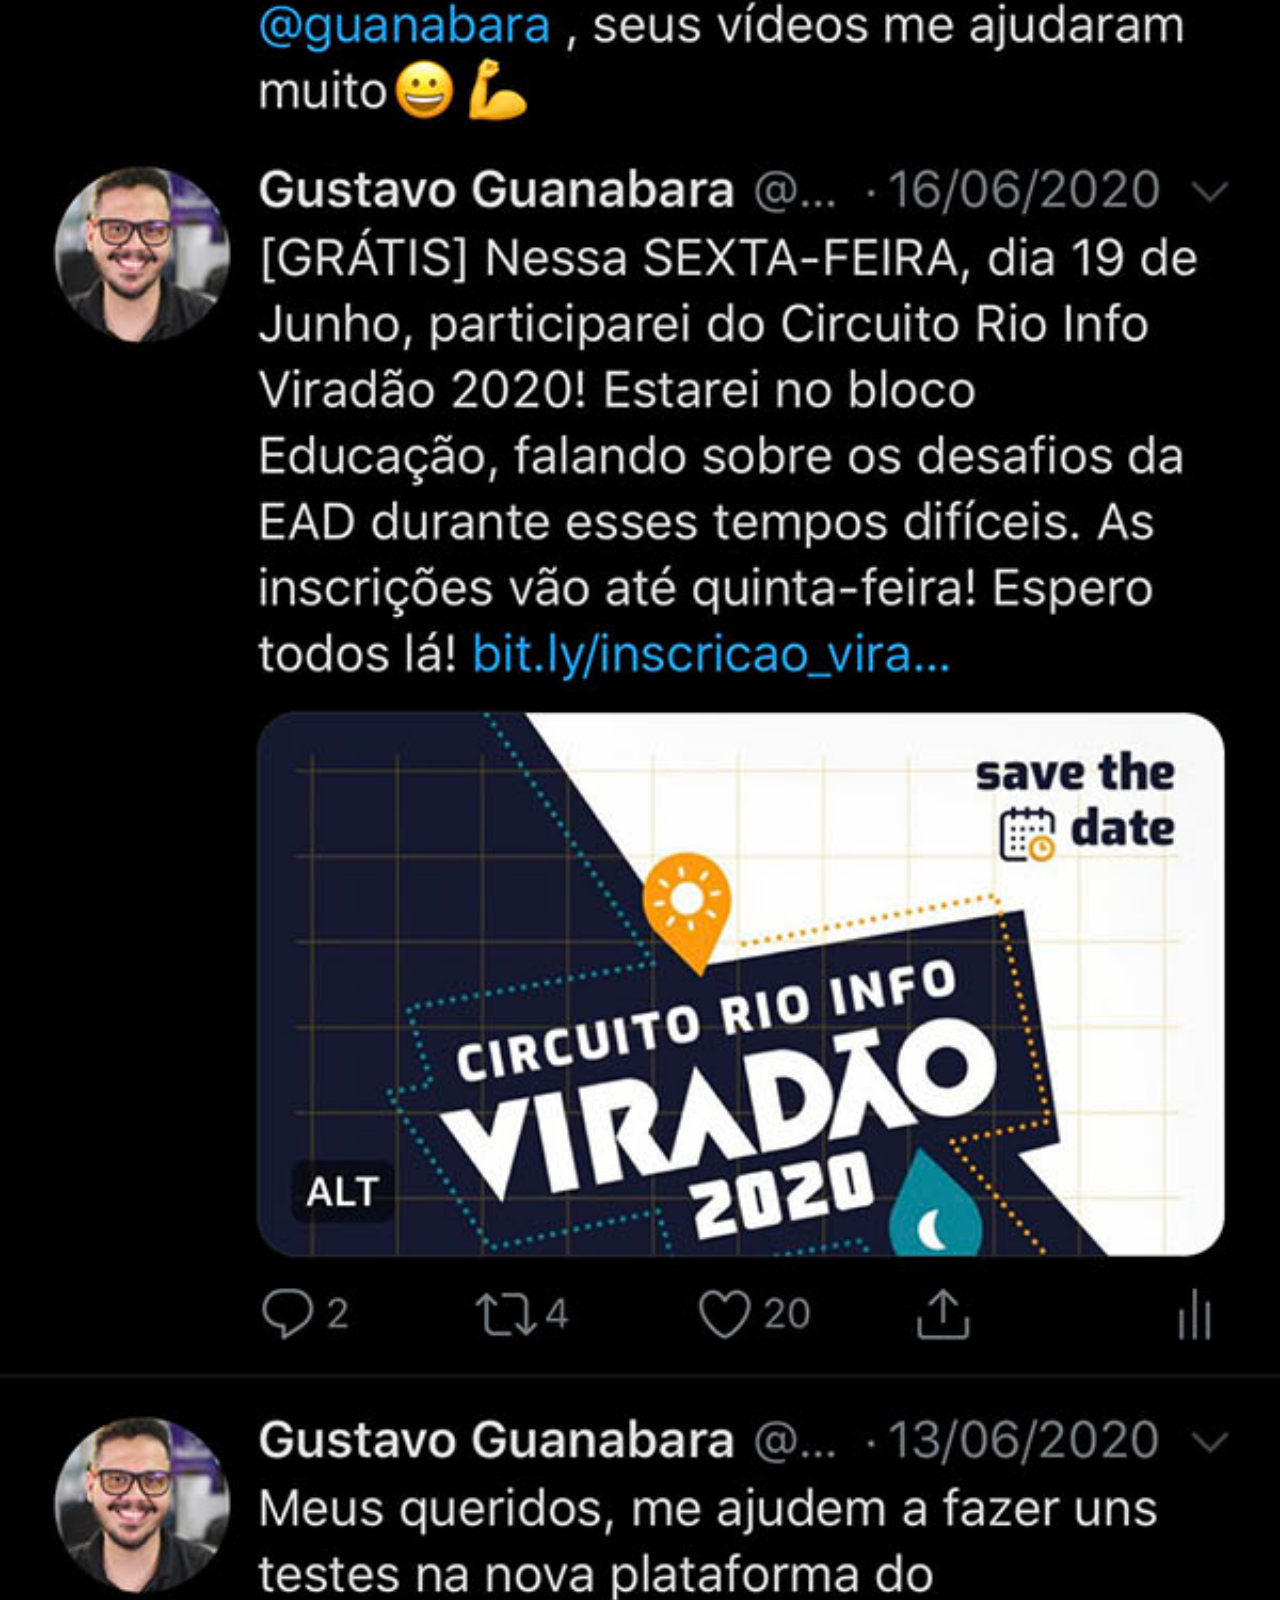
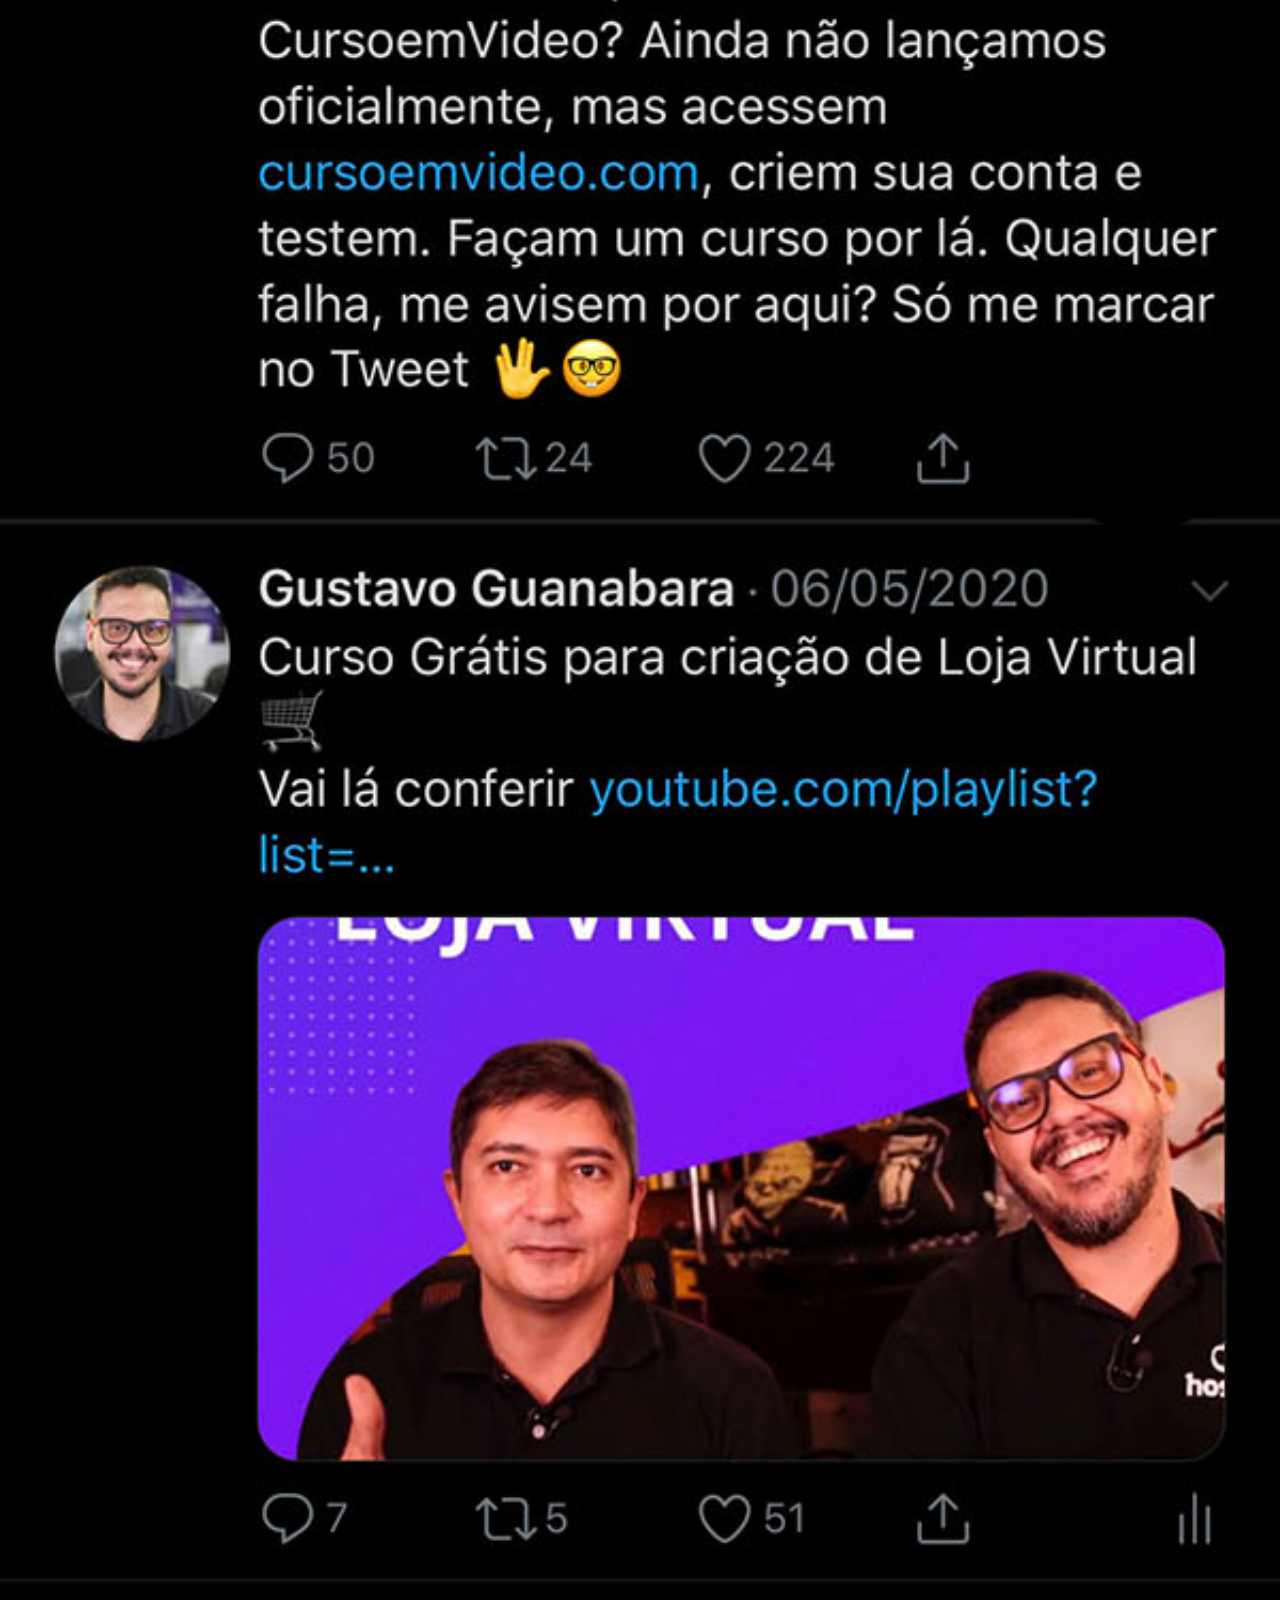
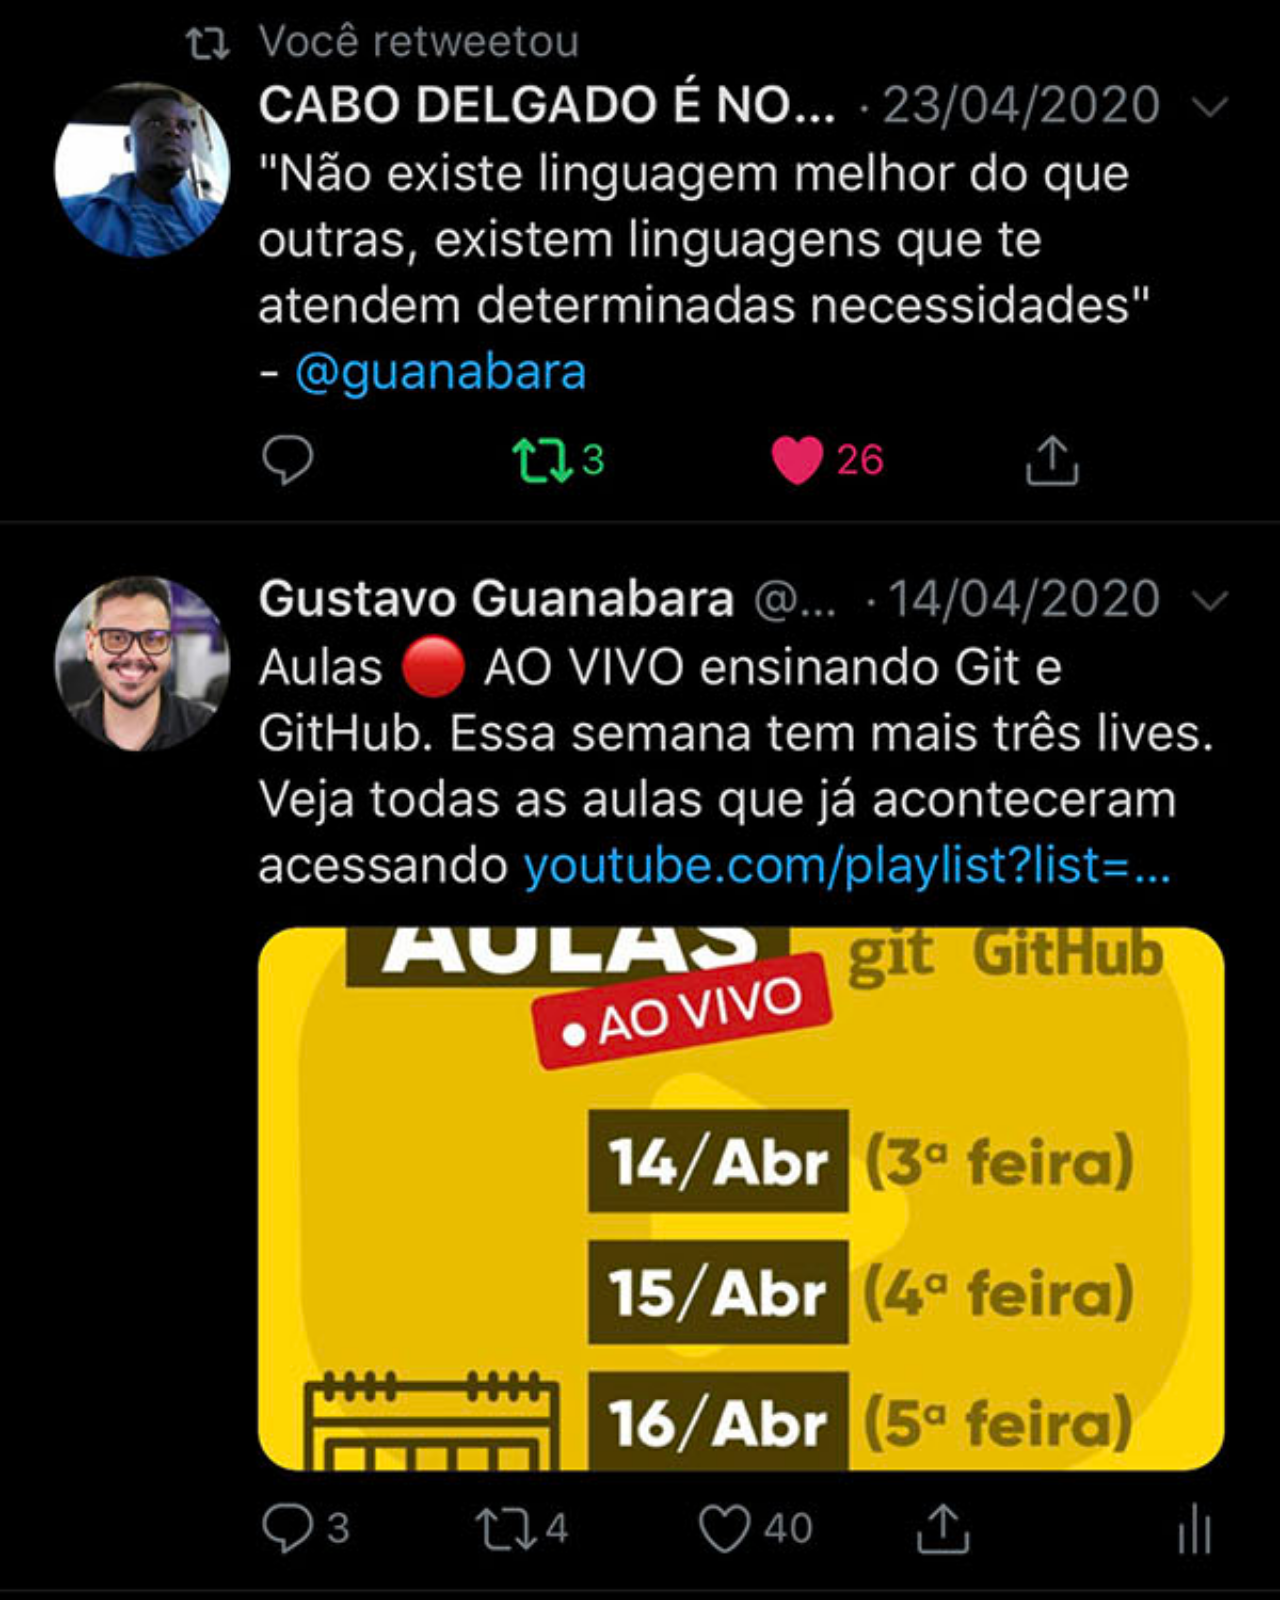
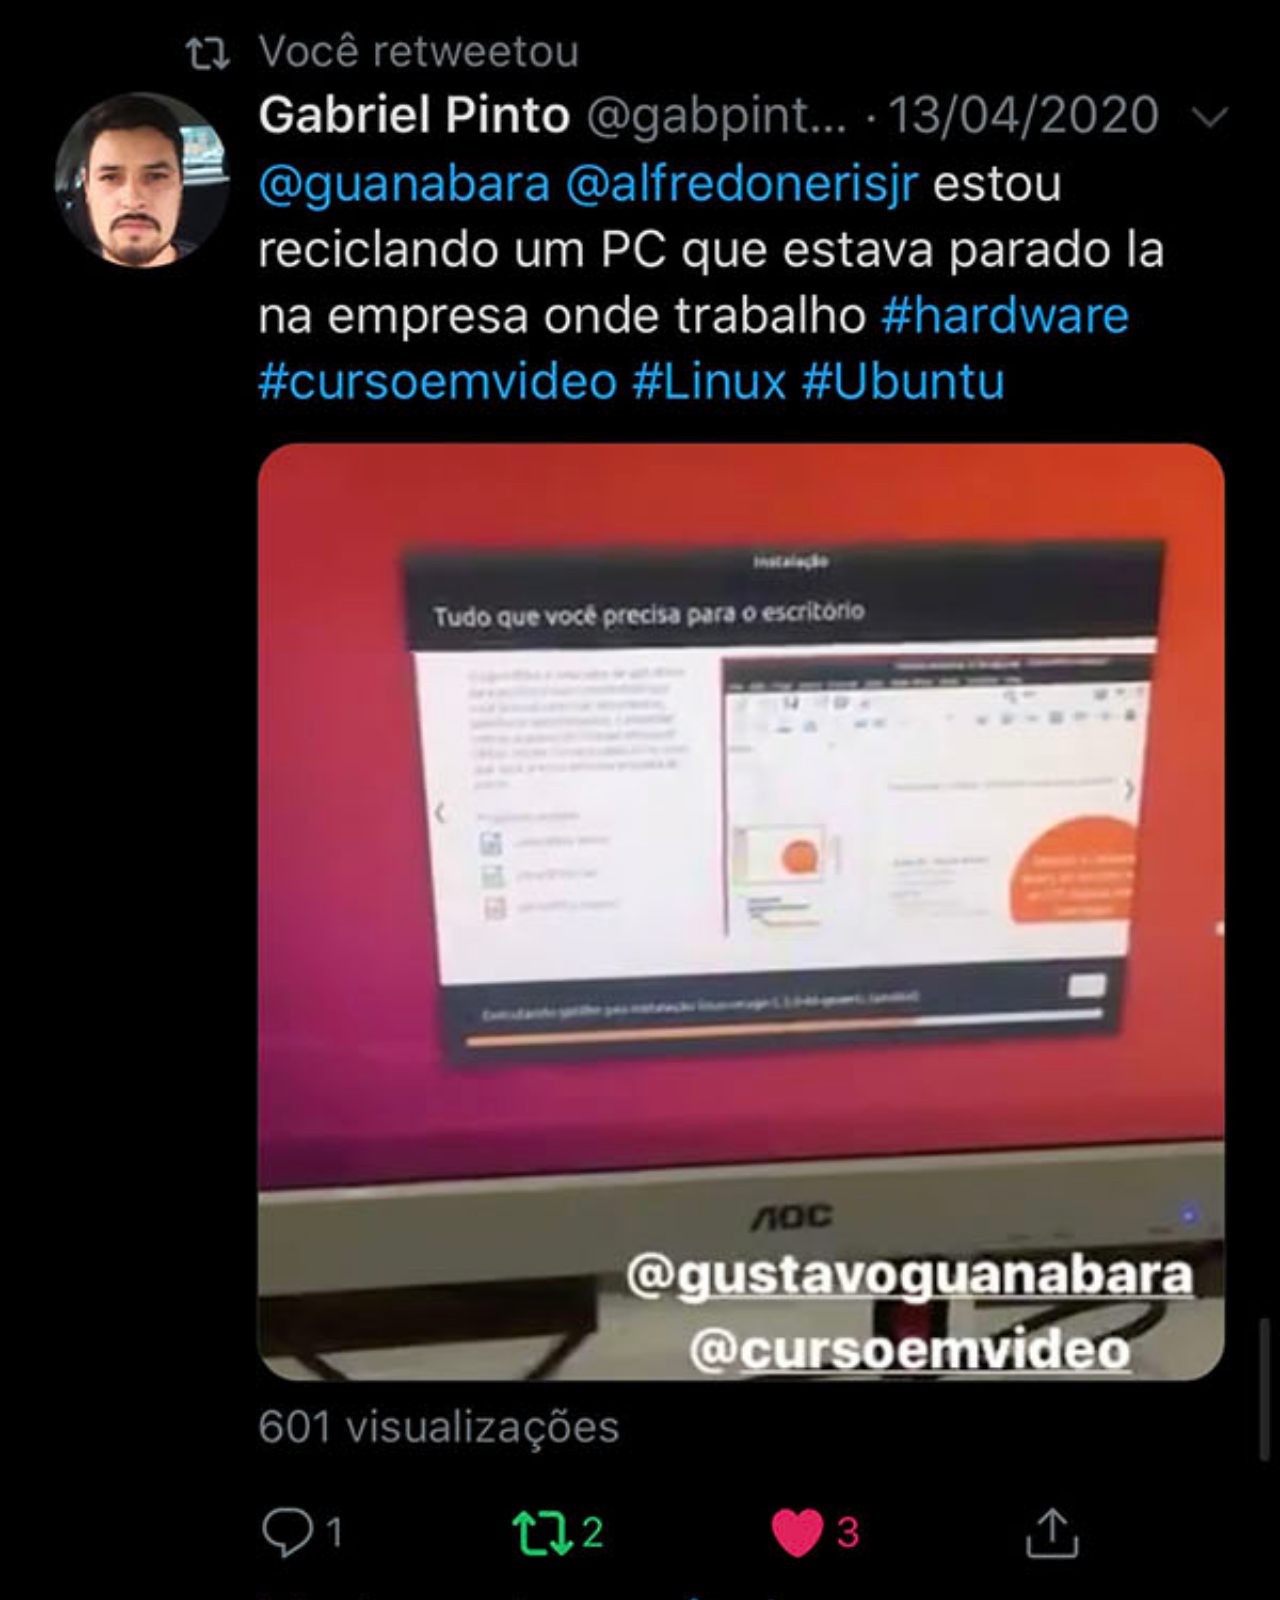
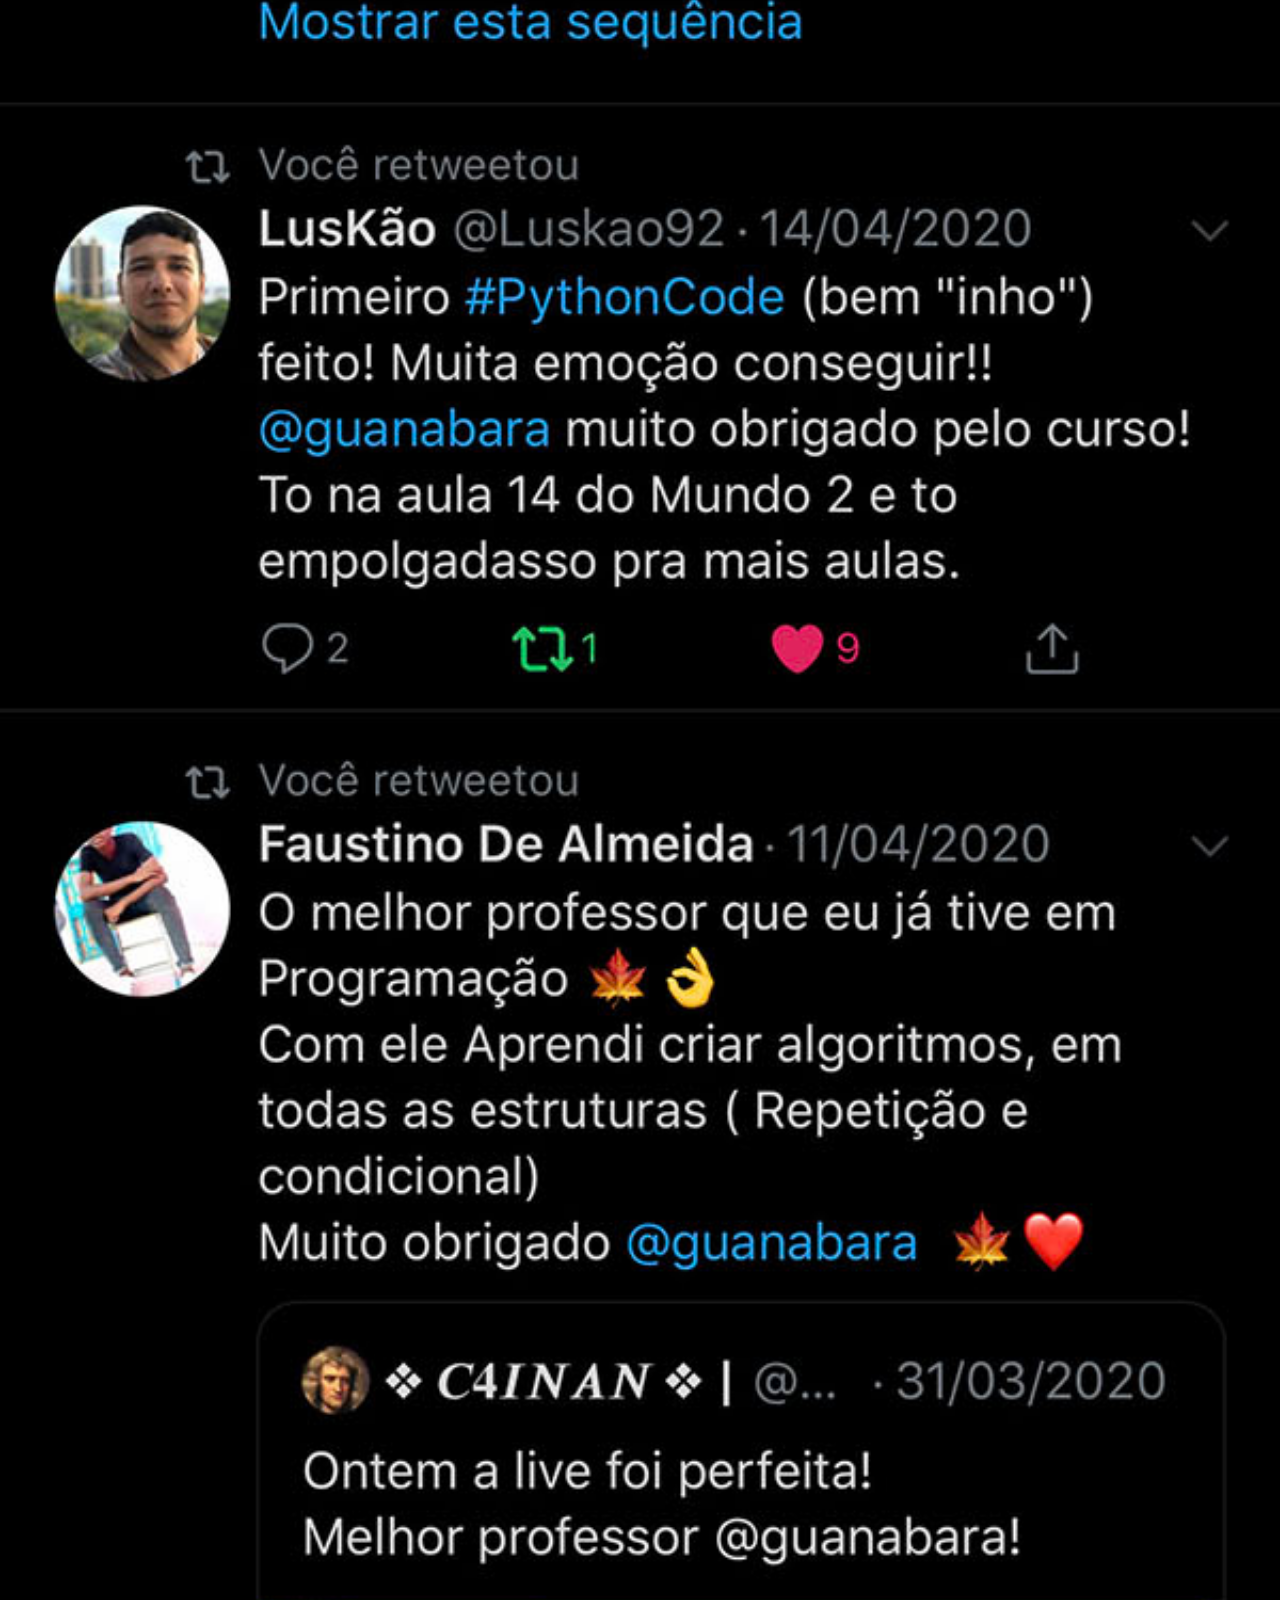
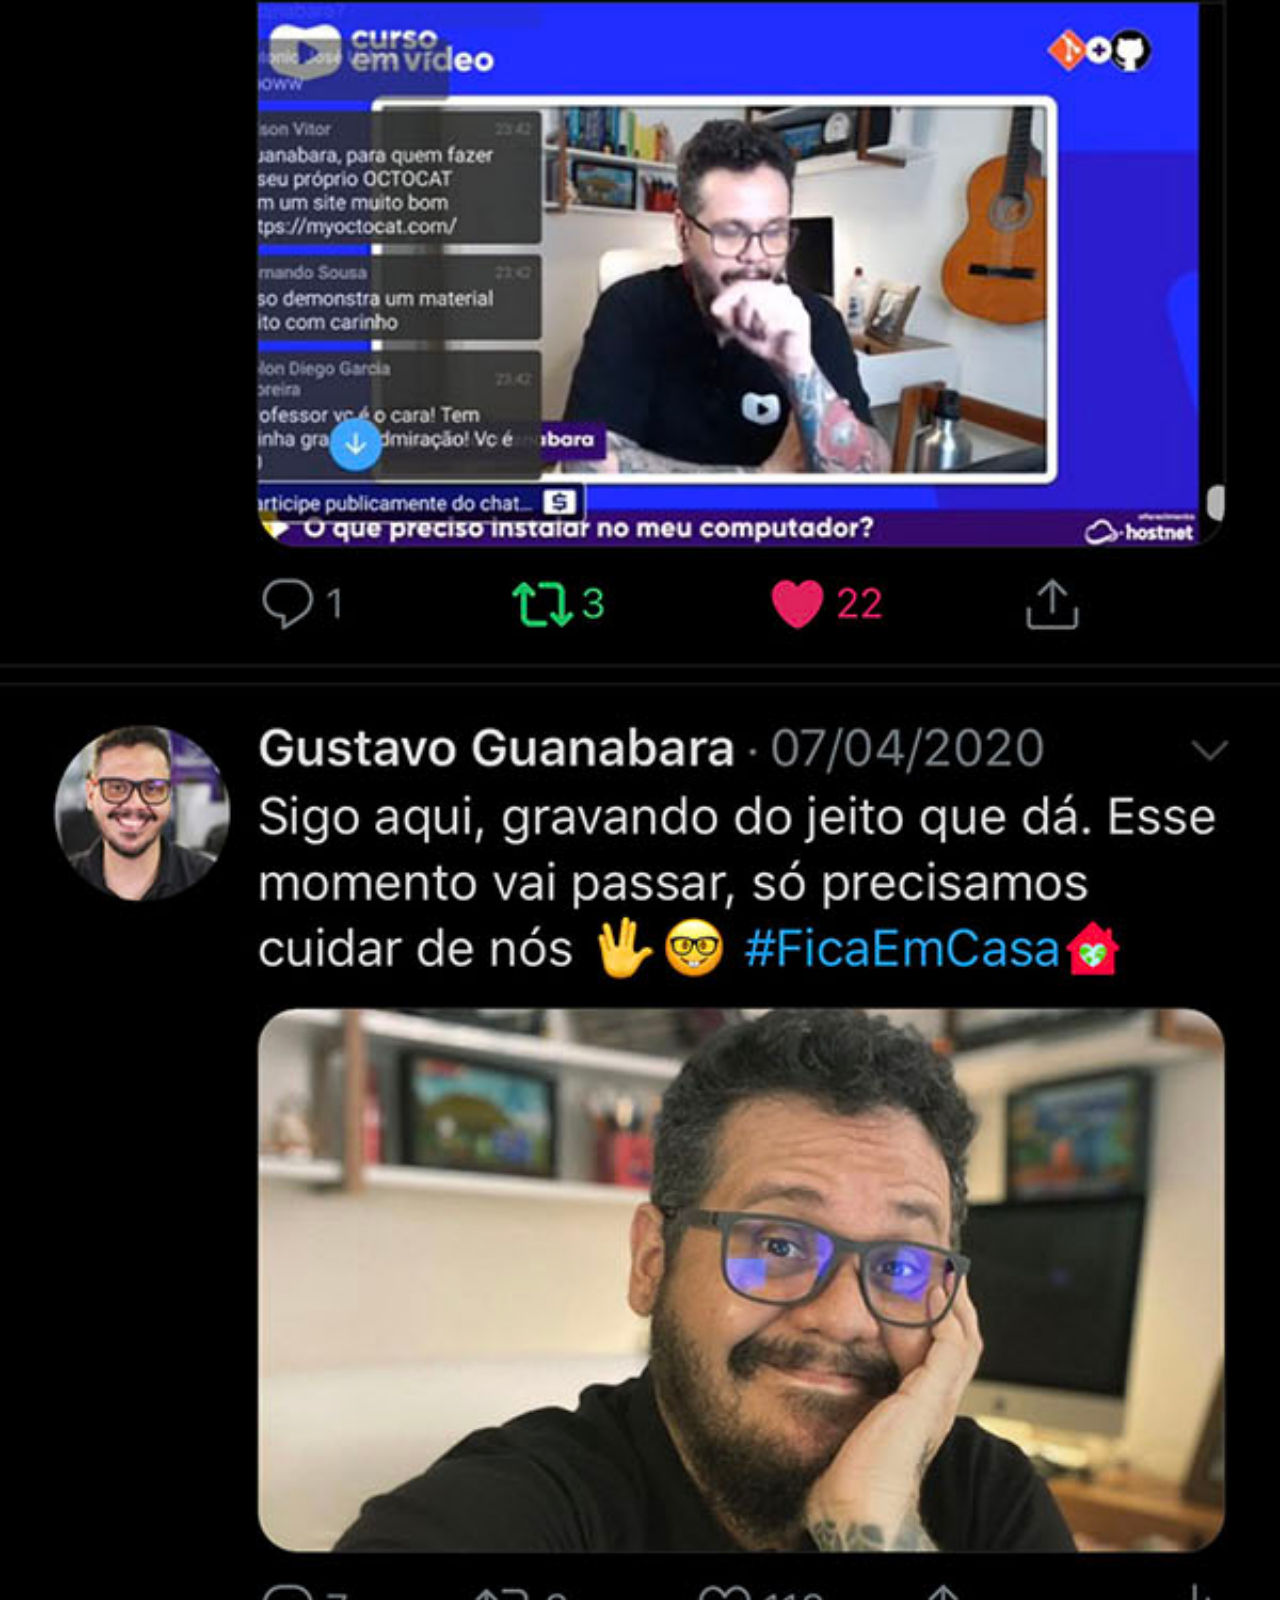
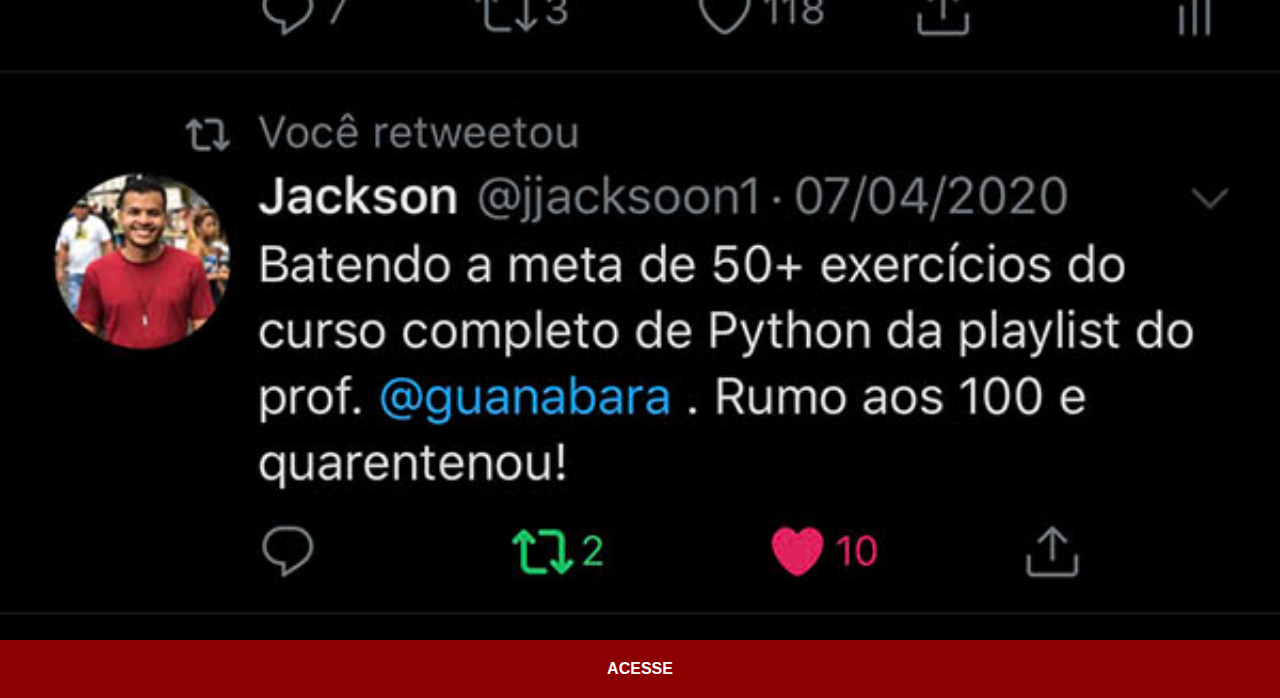
<file: twitter.html>
<!DOCTYPE html>
<html lang="pt-br">
<head>
    <meta charset="UTF-8">
    <meta name="viewport" content="width=device-width, initial-scale=1.0">
    <title>Twitter</title>
    <link rel="stylesheet" href="estilo/social.css">
</head>
<body>
    <img src="imagens/tela-twitter.jpg" alt="twitter">
    <a href="https://twitter.com/guanabara" target="_blank">ACESSE</a>
</body>
</html>
</file>
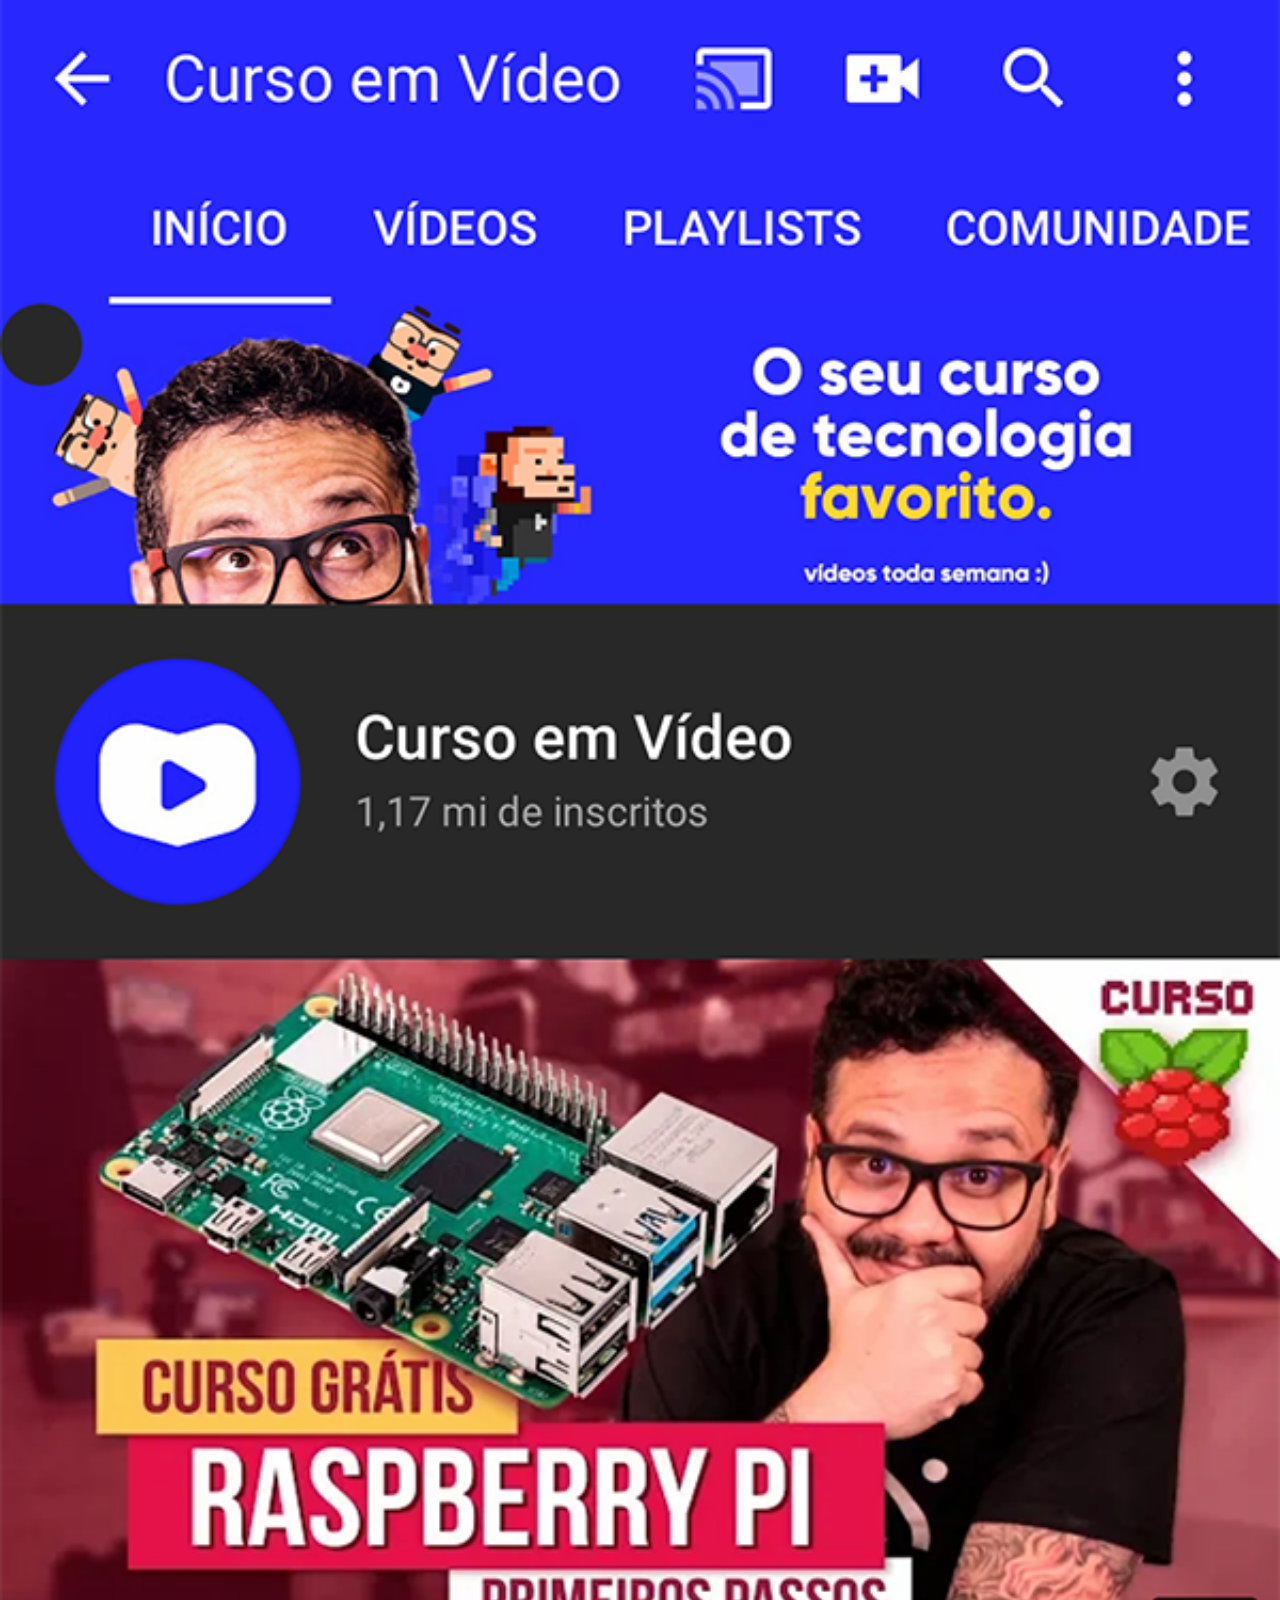
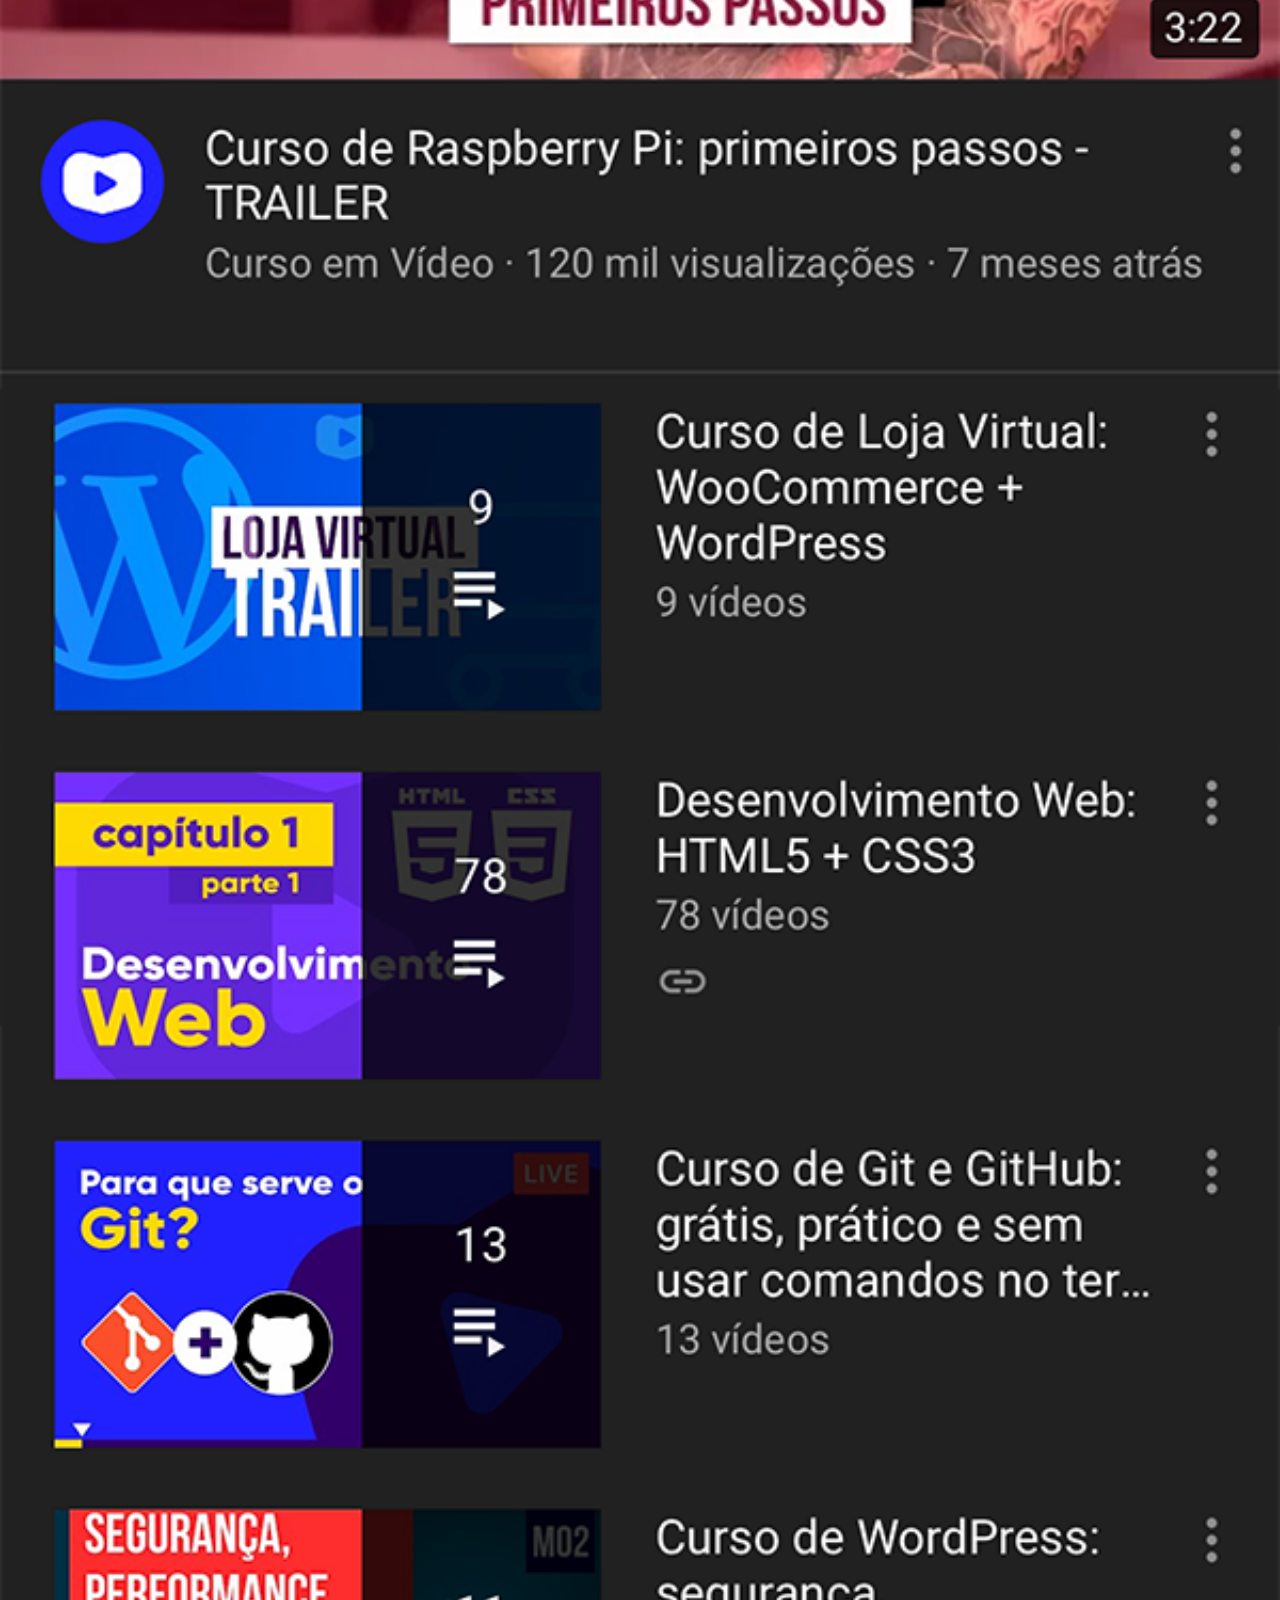
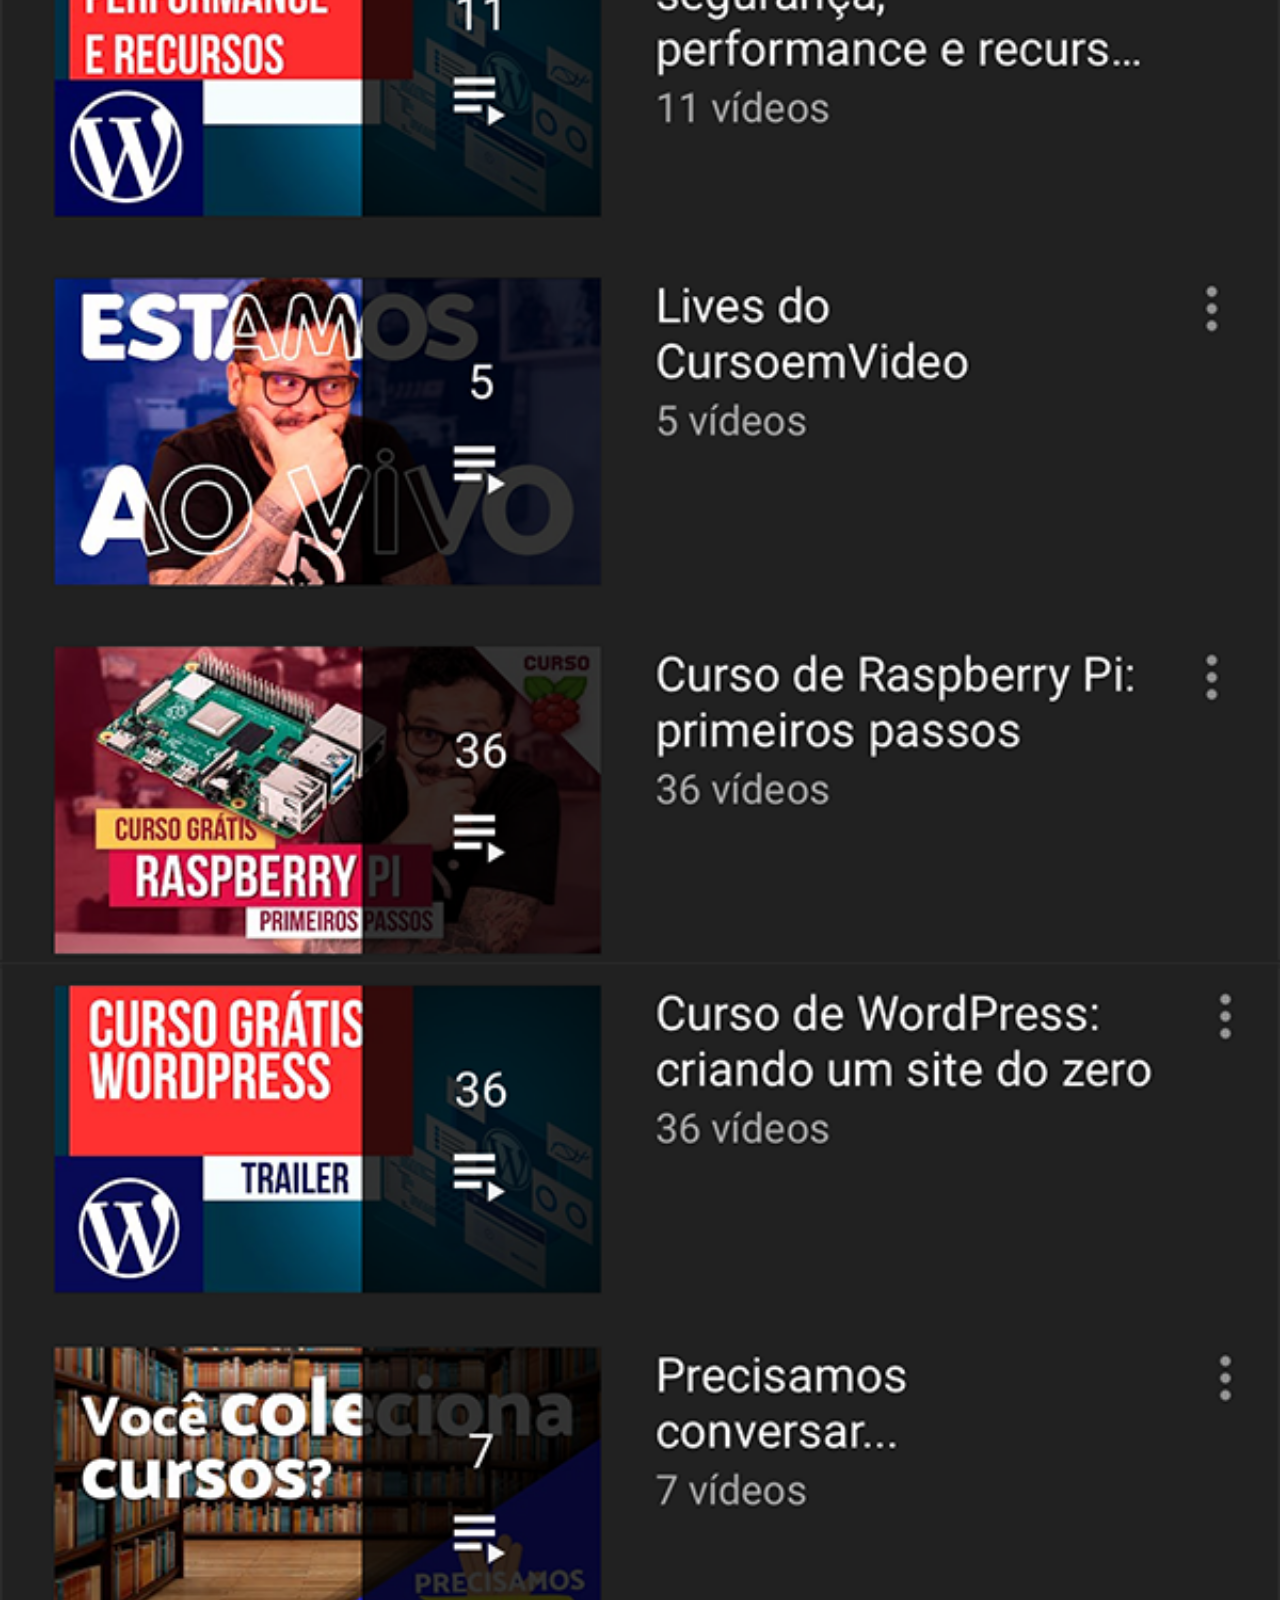
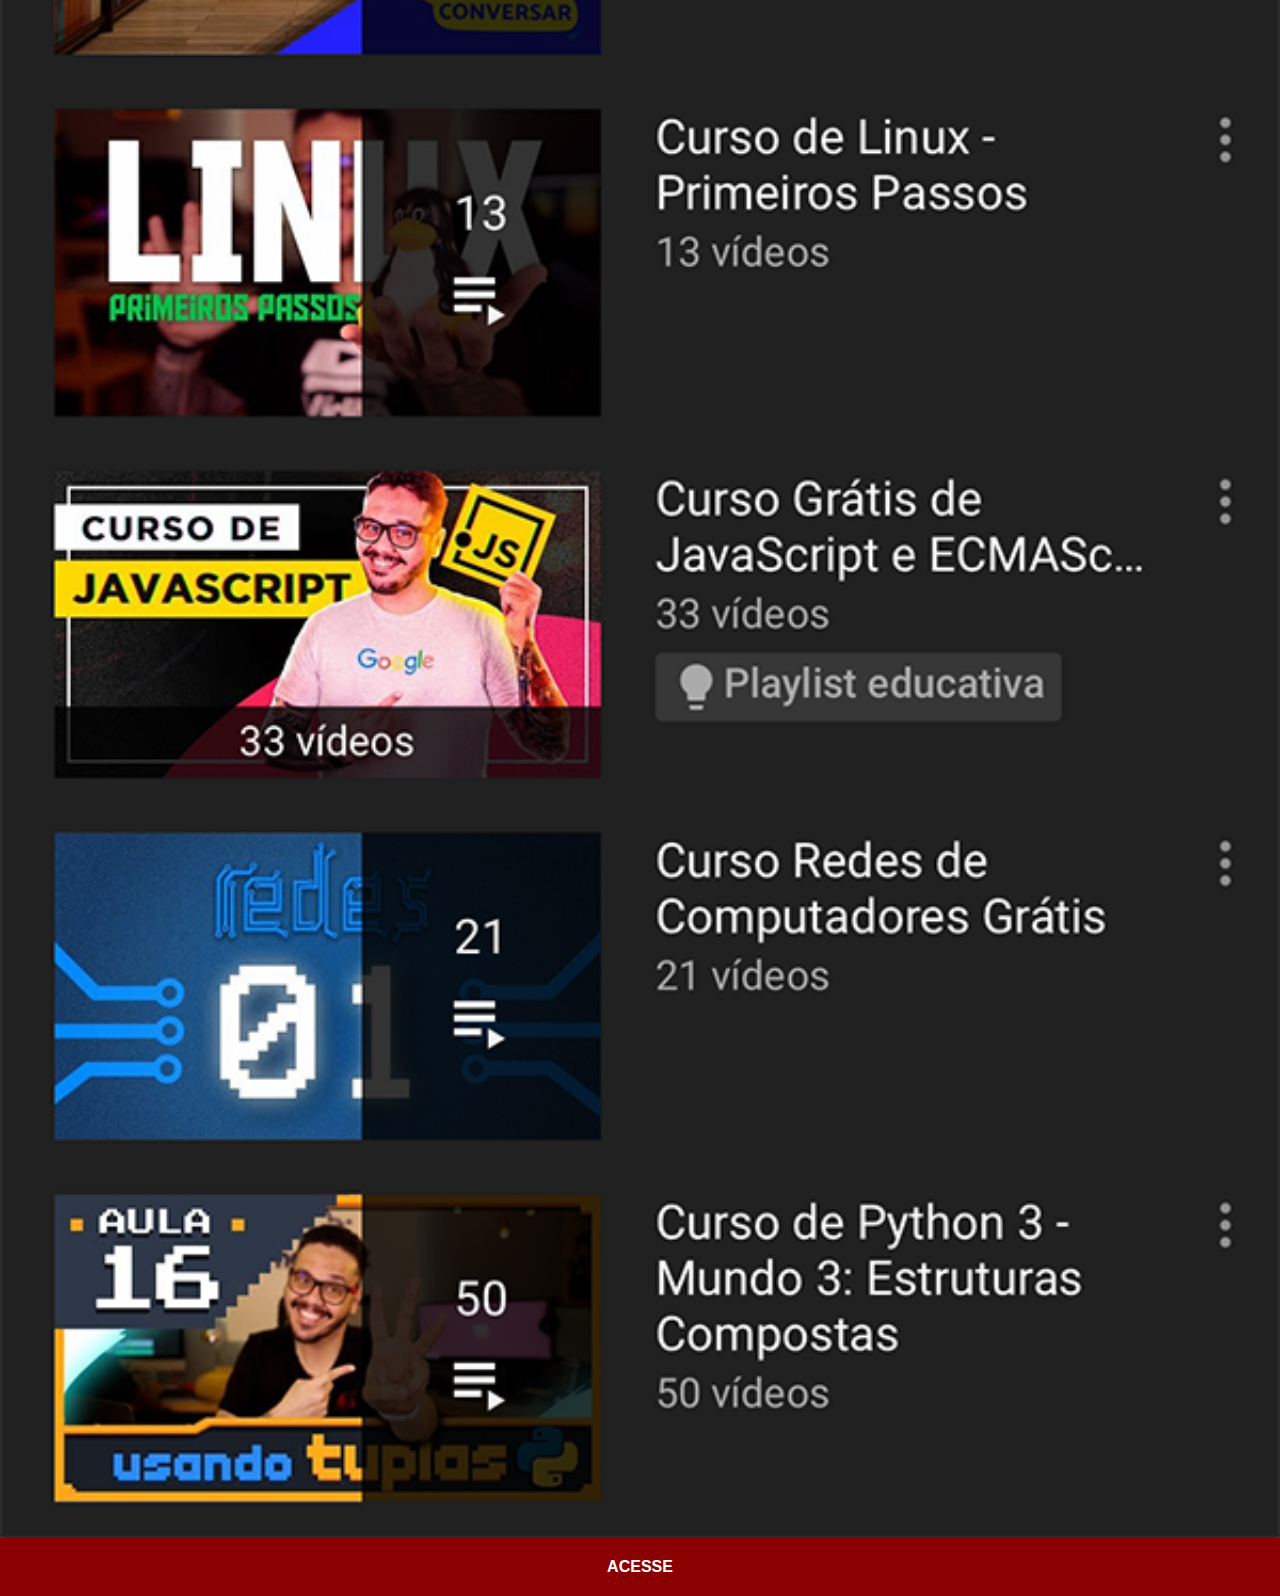
<file: youtube.html>
<!DOCTYPE html>
<html lang="pt-br">
<head>
    <meta charset="UTF-8">
    <meta name="viewport" content="width=device-width, initial-scale=1.0">
    <title>Youtube</title>
    <link rel="stylesheet" href="estilo/social.css">
</head>
<body>
    <img src="imagens/tela-youtube.png" alt="youtube">
    <a href="https://www.youtube.com/@CursoemVideo/playlists" target="_blank">ACESSE</a>
</body>
</html>
</file>
<file: estilo/style.css>
@charset "UTF-8";

* {
    margin: 0px;
    padding: 0px;
    font-family: Arial, Helvetica, sans-serif;
}

html, body {
    background-color: black;
    width: 100vw;
    height: 100vh;
}

body {
    background: url(../imagens/fundo-madeira.jpg) no-repeat top center;
    background-size: cover;    
    background-attachment: fixed;
    
}

main {
    position: relative;
    height: 100vh;
}

section#telefone {
     
    background-image: url(../imagens/frame-iphone.png);
    background-repeat: no-repeat;
    width: 311px;
    height: 626px;
    position: absolute;
    top: 50%;
    left: 50%;
    transform: translate(-50%, -50%)
    
}

iframe#tela {
    position: relative;
    top: 81px;
    left: 23px;
    height: 470px;
    width: 265px;
}

section#redes-sociais {
    text-align: right;
    transform: translate(-1%, 50%);
}

section#redes-sociais img {
    width: 50px;
    border-radius: 50%;
    margin: 3px;
    box-shadow: 2px 2px 5px rgba(0, 0, 0, 0.594);
    box-sizing: border-box;
}

section#redes-sociais img:hover {
    border: 2px solid rgba(255, 255, 255, 0.708);
    transform: translate(-2px, -2px);
    box-shadow: 5px 5px 10px rgba(0, 0, 0, 0.664);
    transition: transform 0.3s, border 0.2s;
}
</file>
<file: estilo/social.css>
@charset "UTF-8";

* {
    margin: 0px;
    padding: 0px;         
    font-family: Arial, Helvetica, sans-serif;   
}

::-webkit-scrollbar {

    width: 0px;
    height: 0px;

}

img {
    width: 100vw;
}

a {
    background-color: darkred;
    font-weight: bolder;
    color: white;
    text-align: center;
    display: block;
    text-decoration: none;
    padding: 20px;
    margin: -4px;
    
    
}

a:hover {
    background-color: rgb(203, 4, 4);
}
</file>
